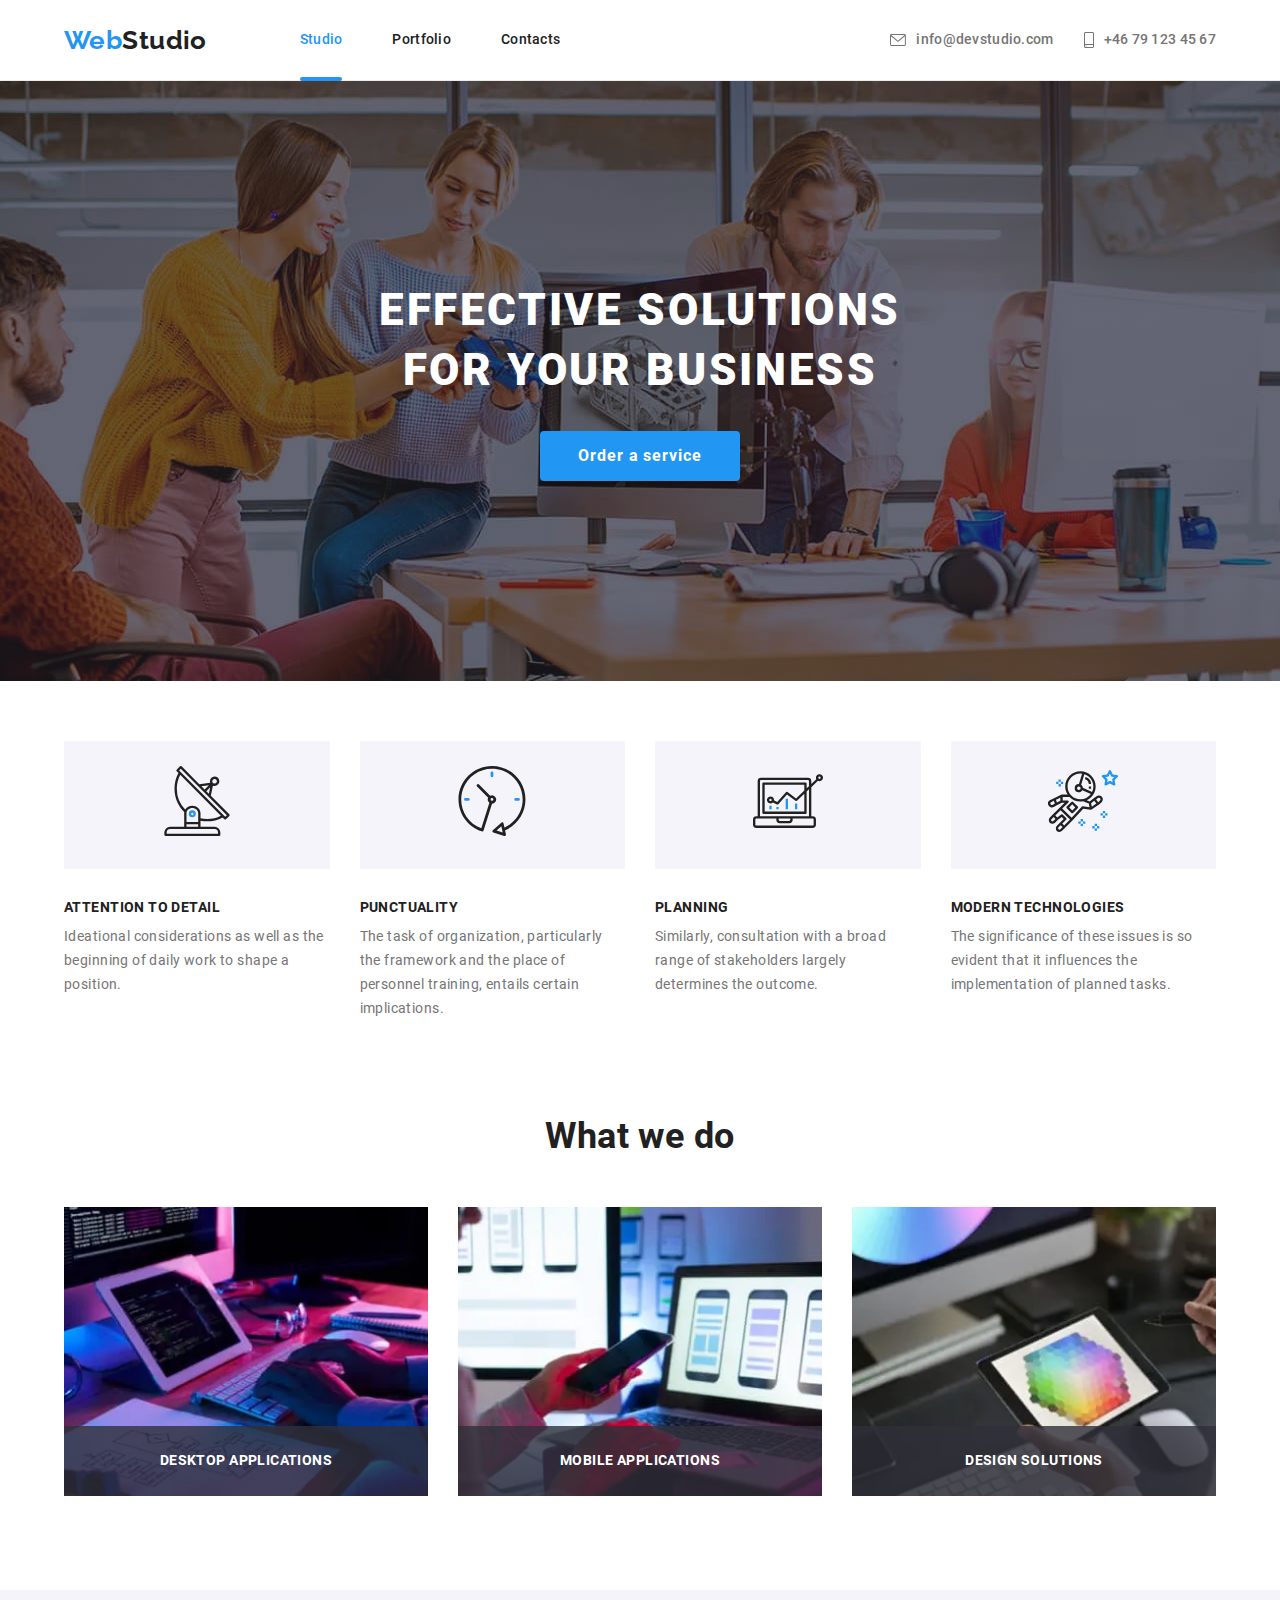
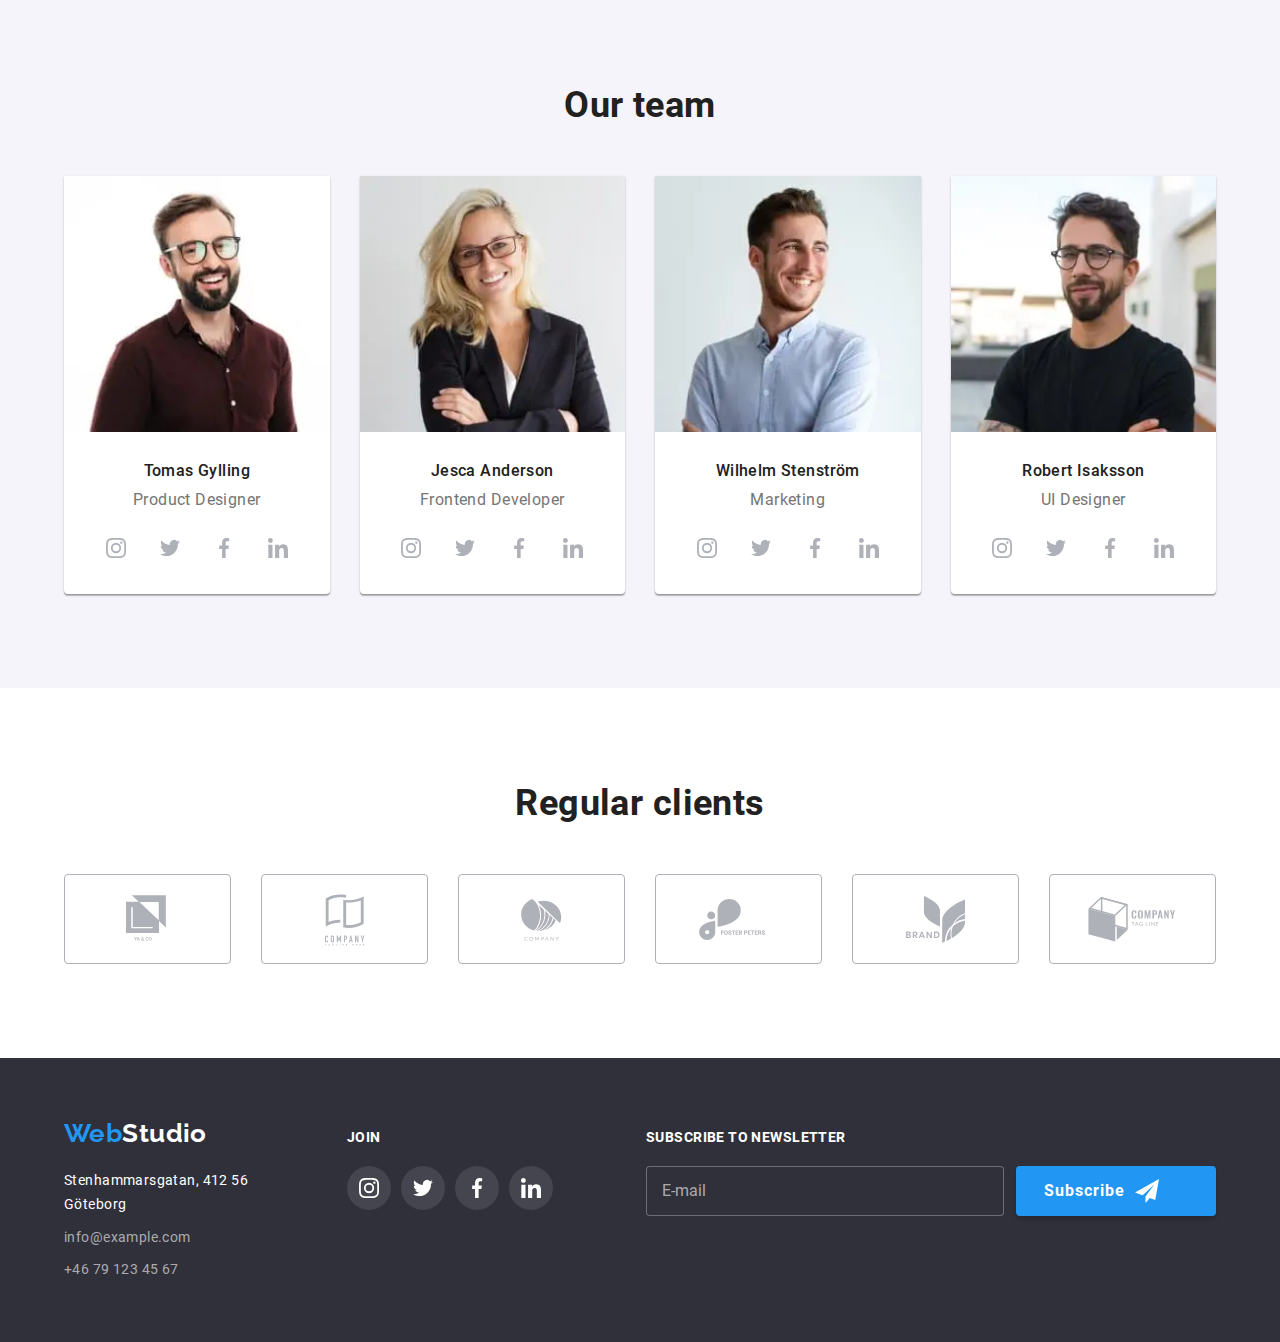
<file: index.html>
<!DOCTYPE html>
<html lang="en">
  <head>
    <meta charset="UTF-8" />
    <meta name="viewport" content="width=device-width, initial-scale=1.0" />
    <meta http-equiv="X-UA-Compatible" content="IE=Edge" />
    <title>Web Studio</title>
    <meta name="description" content="Web Studio Company" />

    <link rel="stylesheet" href="./css/main.min.css" />
    <link rel="shortcut icon" href="./images/favicon.svg" type="image/x-icon" />

    <link rel="preload" href="./fonts/Roboto-Regular.ttf" as="font" type="font/ttf" crossorigin />
    <link rel="preload" href="./fonts/Roboto-Medium.ttf" as="font" type="font/ttf" crossorigin />
    <link rel="preload" href="./fonts/Roboto-Bold.ttf" as="font" type="font/ttf" crossorigin />
    <link rel="preload" href="./fonts/Roboto-Black.ttf" as="font" type="font/ttf" crossorigin />
    <link rel="preload" href="./fonts/Raleway-Bold.ttf" as="font" type="font/ttf" crossorigin />
  </head>
  <body>
    <header class="header">
      <div class="container main-nav">
        <a href="./index.html" class="logo header__logo"
          ><span class="logo__text">Web</span>Studio</a
        >
        <button
          type="button"
          class="mobile-button"
          aria-expanded="false"
          aria-controls="menu-container"
          data-menu-button
        >
          <svg width="40" height="40" aria-label="Mobile menu switch" class="mobile-button__icon">
            <use class="icon-cross" href="./images/sprite.svg#icon-cross"></use>
            <use class="icon-menu" href="./images/sprite.svg#icon-mobile-menu"></use>
          </svg>
        </button>

        <div class="menu-container" id="menu-container" data-menu>
          <nav>
            <ul class="menu">
              <li class="menu__item">
                <a href="./index.html" class="menu__link menu__link--current">Studio</a>
              </li>
              <li class="menu__item">
                <a href="./portfolio.html" class="menu__link">Portfolio</a>
              </li>
              <li class="menu__item">
                <a href="#" class="menu__link">Contacts</a>
              </li>
            </ul>
          </nav>

          <ul class="contacts">
            <li class="contacts__item">
              <a href="mailto:info@devstudio.com" class="contacts__link">
                <div class="contacts__icon">
                  <svg class="contacts__mail" width="16" height="12">
                    <use href="./images/sprite.svg#icon-head-mail"></use>
                  </svg>

                  info@devstudio.com
                </div></a
              >
            </li>
            <li class="contacts__item">
              <a href="tel:+46791234567" class="contacts__link">
                <div class="contacts__icon">
                  <svg class="contacts__phone" width="10" height="16">
                    <use href="./images/sprite.svg#icon-head-phone"></use>
                  </svg>

                  +46 79 123 45 67
                </div>
              </a>
            </li>
          </ul>
        </div>
      </div>
    </header>

    <main>
      <section class="hero">
        <div class="hero__content">
          <h1 class="hero__title">Effective solutions<br />for your business</h1>
          <button data-modal-open class="btn hero__btn">Order a service</button>
        </div>
      </section>

      <section class="features">
        <div class="container">
          <h2 class="section__title visually-hidden">Our advantages</h2>
          <ul class="features__list">
            <li class="features__item">
              <div class="features__img">
                <svg class="features__icon" width="70" height="70">
                  <use href="./images/sprite.svg#icon-antenna"></use>
                </svg>
              </div>
              <h3 class="features__title">Attention to detail</h3>
              <p class="features__text">
                Ideational considerations as well as the beginning of daily work to shape a
                position.
              </p>
            </li>
            <li class="features__item">
              <div class="features__img">
                <svg class="features__icon" width="70" height="70">
                  <use href="./images/sprite.svg#icon-clock"></use>
                </svg>
              </div>
              <h3 class="features__title">Punctuality</h3>
              <p class="features__text">
                The task of organization, particularly the framework and the place of personnel
                training, entails certain implications.
              </p>
            </li>
            <li class="features__item">
              <div class="features__img">
                <svg class="features__icon" width="70" height="70">
                  <use href="./images/sprite.svg#icon-diagram"></use>
                </svg>
              </div>
              <h3 class="features__title">Planning</h3>
              <p class="features__text">
                Similarly, consultation with a broad range of stakeholders largely determines the
                outcome.
              </p>
            </li>
            <li class="features__item">
              <div class="features__img">
                <svg class="features__icon" width="70" height="70">
                  <use href="./images/sprite.svg#icon-astronaut"></use>
                </svg>
              </div>
              <h3 class="features__title">Modern technologies</h3>
              <p class="features__text">
                The significance of these issues is so evident that it influences the implementation
                of planned tasks.
              </p>
            </li>
          </ul>
        </div>
      </section>

      <section class="section photos">
        <div class="container">
          <h2 class="section__title">What we do</h2>
          <ul class="photos__list">
            <li class="photos__item">
              <div class="photos__thumb">
                <picture>
                  <source
                    srcset="
                      ./images/desktop/whattodo-1-1200@1x.webp 1x,
                      ./images/desktop/whattodo-1-1200@2x.webp 2x
                    "
                    type="image/webp"
                    media="(min-width: 1200px)"
                  />

                  <source
                    srcset="
                      ./images/desktop/whattodo-1-1200@1x.jpg 1x,
                      ./images/desktop/whattodo-1-1200@2x.jpg 2x
                    "
                    media="(min-width: 1200px)"
                  />

                  <img
                    src="./images/desktop/whattodo-1-1200@1x.jpg"
                    loading="lazy"
                    alt="A person is typing text on a keyboard"
                    width="370"
                    height="294"
                  />
                </picture>
                <p class="photos__text">Desktop applications</p>
              </div>
            </li>
            <li class="photos__item">
              <div class="photos__thumb">
                <picture>
                  <source
                    srcset="
                      ./images/desktop/whattodo-2-1200@1x.webp 1x,
                      ./images/desktop/whattodo-2-1200@2x.webp 2x
                    "
                    type="image/webp"
                    media="(min-width: 1200px)"
                  />

                  <source
                    srcset="
                      ./images/desktop/whattodo-2-1200@1x.jpg 1x,
                      ./images/desktop/whattodo-2-1200@2x.jpg 2x
                    "
                    media="(min-width: 1200px)"
                  />

                  <img
                    src="./images/desktop/whattodo-2-1200@2x.jpg"
                    loading="lazy"
                    alt="A person is looking at a smartphone in front of a laptop"
                    width="370"
                    height="294"
                  />
                </picture>
                <p class="photos__text">Mobile applications</p>
              </div>
            </li>
            <li class="photos__item">
              <div class="photos__thumb">
                <picture>
                  <source
                    srcset="
                      ./images/desktop/whattodo-3-1200@1x.webp 1x,
                      ./images/desktop/whattodo-3-1200@2x.webp 2x
                    "
                    type="image/webp"
                    media="(min-width: 1200px)"
                  />

                  <source
                    srcset="
                      ./images/desktop/whattodo-3-1200@1x.jpg 1x,
                      ./images/desktop/whattodo-3-1200@2x.jpg 2x
                    "
                    media="(min-width: 1200px)"
                  />

                  <img
                    src="./images/desktop/whattodo-3-1200@2x.jpg"
                    loading="lazy"
                    alt="A color palette on a tablet screen"
                    width="370"
                    height="294"
                  />
                </picture>
                <p class="photos__text">Design solutions</p>
              </div>
            </li>
          </ul>
        </div>
      </section>

      <section class="section team">
        <div class="container">
          <h2 class="section__title">Our team</h2>
          <ul class="team__list">
            <li class="team__item">
              <picture>
                <source
                  srcset="
                    ./images/desktop/team-1-1200@1x.webp 1x,
                    ./images/desktop/team-1-1200@2x.webp 2x
                  "
                  type="image/webp"
                  media="(min-width: 1200px)"
                />
                <source
                  srcset="
                    ./images/tablet/team-1-768@1x.webp 1x,
                    ./images/tablet/team-1-768@2x.webp 2x
                  "
                  type="image/webp"
                  media="(min-width: 768px)"
                />
                <source
                  srcset="
                    ./images/mobile/team-1-480@1x.webp 1x,
                    ./images/mobile/team-1-480@2x.webp 2x
                  "
                  type="image/webp"
                  media="(max-width: 767px)"
                />

                <source
                  srcset="
                    ./images/desktop/team-1-1200@1x.jpg 1x,
                    ./images/desktop/team-1-1200@2x.jpg 2x
                  "
                  media="(min-width: 1200px)"
                />
                <source
                  srcset="
                    ./images/tablet/team-1-768@1x.jpg 1x,
                    ./images/tablet/team-1-768@2x.jpg 2x
                  "
                  media="(min-width: 768px)"
                />
                <source
                  srcset="
                    ./images/mobile/team-1-480@1x.jpg 1x,
                    ./images/mobile/team-1-480@2x.jpg 2x
                  "
                  media="(max-width: 767px)"
                />

                <img
                  src="./images/mobile/team-1-480@1x.jpg"
                  loading="lazy"
                  alt="A man wearing glasses"
                  title="Tomas Gylling"
                  width="450"
                  height="460"
                />
              </picture>

              <div class="team__content">
                <h3 class="team__name">Tomas Gylling</h3>
                <p class="team__text">Product Designer</p>
                <ul class="social">
                  <li class="social__item">
                    <a href="#" class="media-link social__link" aria-label="Instagramm">
                      <svg class="media-icon social__icon" width="20" height="20">
                        <use href="./images/sprite.svg#icon-instagram"></use>
                      </svg>
                    </a>
                  </li>
                  <li class="social__item">
                    <a href="#" class="media-link social__link" aria-label="Twitter">
                      <svg class="media-icon social__icon" width="20" height="20">
                        <use href="./images/sprite.svg#icon-twitter"></use>
                      </svg>
                    </a>
                  </li>
                  <li class="social__item">
                    <a href="#" class="media-link social__link" aria-label="Facebook">
                      <svg class="media-icon social__icon" width="20" height="20">
                        <use href="./images/sprite.svg#icon-facebook"></use>
                      </svg>
                    </a>
                  </li>
                  <li class="social__item">
                    <a href="#" class="media-link social__link" aria-label="LinkedIn">
                      <svg class="media-icon social__icon" width="20" height="20">
                        <use href="./images/sprite.svg#icon-linkedin"></use>
                      </svg>
                    </a>
                  </li>
                </ul>
              </div>
            </li>
            <li class="team__item">
              <picture>
                <source
                  srcset="
                    ./images/desktop/team-2-1200@1x.webp 1x,
                    ./images/desktop/team-2-1200@2x.webp 2x
                  "
                  type="image/webp"
                  media="(min-width: 1200px)"
                />
                <source
                  srcset="
                    ./images/tablet/team-2-768@1x.webp 1x,
                    ./images/tablet/team-2-768@2x.webp 2x
                  "
                  type="image/webp"
                  media="(min-width: 768px)"
                />
                <source
                  srcset="
                    ./images/mobile/team-2-480@1x.webp 1x,
                    ./images/mobile/team-2-480@2x.webp 2x
                  "
                  type="image/webp"
                  media="(max-width: 767px)"
                />

                <source
                  srcset="
                    ./images/desktop/team-2-1200@1x.jpg 1x,
                    ./images/desktop/team-2-1200@2x.jpg 2x
                  "
                  media="(min-width: 1200px)"
                />
                <source
                  srcset="
                    ./images/tablet/team-2-768@1x.jpg 1x,
                    ./images/tablet/team-2-768@2x.jpg 2x
                  "
                  media="(min-width: 768px)"
                />
                <source
                  srcset="
                    ./images/mobile/team-2-480@1x.jpg 1x,
                    ./images/mobile/team-2-480@2x.jpg 2x
                  "
                  media="(max-width: 767px)"
                />

                <img
                  src="./images/mobile/team-2-480@1x.jpg"
                  loading="lazy"
                  alt="A woman in a business suit and glasses"
                  title="Jesca Anderson"
                  width="450"
                  height="460"
                />
              </picture>
              <div class="team__content">
                <h3 class="team__name">Jesca Anderson</h3>
                <p class="team__text">Frontend Developer</p>
                <ul class="social">
                  <li class="social__item">
                    <a href="#" class="media-link social__link" aria-label="Instagramm">
                      <svg class="media-icon social__icon" width="20" height="20">
                        <use href="./images/sprite.svg#icon-instagram"></use>
                      </svg>
                    </a>
                  </li>
                  <li class="social__item">
                    <a href="#" class="media-link social__link" aria-label="Twiter">
                      <svg class="media-icon social__icon" width="20" height="20">
                        <use href="./images/sprite.svg#icon-twitter"></use>
                      </svg>
                    </a>
                  </li>
                  <li class="social__item">
                    <a href="#" class="media-link social__link" aria-label="Facebook">
                      <svg class="media-icon social__icon" width="20" height="20">
                        <use href="./images/sprite.svg#icon-facebook"></use>
                      </svg>
                    </a>
                  </li>
                  <li class="social_item">
                    <a href="#" class="media-link social__link" aria-label="LinkedIn">
                      <svg class="media-icon social__icon" width="20" height="20">
                        <use href="./images/sprite.svg#icon-linkedin"></use>
                      </svg>
                    </a>
                  </li>
                </ul>
              </div>
            </li>
            <li class="team__item">
              <picture>
                <source
                  srcset="
                    ./images/desktop/team-3-1200@1x.webp 1x,
                    ./images/desktop/team-3-1200@2x.webp 2x
                  "
                  type="image/webp"
                  media="(min-width: 1200px)"
                />
                <source
                  srcset="
                    ./images/tablet/team-3-768@1x.webp 1x,
                    ./images/tablet/team-3-768@2x.webp 2x
                  "
                  type="image/webp"
                  media="(min-width: 768px)"
                />
                <source
                  srcset="
                    ./images/mobile/team-3-480@1x.webp 1x,
                    ./images/mobile/team-3-480@2x.webp 2x
                  "
                  type="image/webp"
                  media="(max-width: 767px)"
                />

                <source
                  srcset="
                    ./images/desktop/team-3-1200@1x.jpg 1x,
                    ./images/desktop/team-3-1200@2x.jpg 2x
                  "
                  media="(min-width: 1200px)"
                />
                <source
                  srcset="
                    ./images/tablet/team-3-768@1x.jpg 1x,
                    ./images/tablet/team-3-768@2x.jpg 2x
                  "
                  media="(min-width: 768px)"
                />
                <source
                  srcset="
                    ./images/mobile/team-3-480@1x.jpg 1x,
                    ./images/mobile/team-3-480@2x.jpg 2x
                  "
                  media="(max-width: 767px)"
                />

                <img
                  src="./images/mobile/team-3-480@1x.jpg"
                  loading="lazy"
                  alt="A man in a shirt"
                  title="Wilhelm Stenström"
                  width="450"
                  height="460"
                />
              </picture>
              <div class="team__content">
                <h3 class="team__name">Wilhelm Stenström</h3>
                <p class="team__text">Marketing</p>
                <ul class="social">
                  <li class="social__item">
                    <a href="#" class="media-link social__link" aria-label="Instagramm">
                      <svg class="media-icon social__icon" width="20" height="20">
                        <use href="./images/sprite.svg#icon-instagram"></use>
                      </svg>
                    </a>
                  </li>
                  <li class="social__item">
                    <a href="#" class="media-link social__link" aria-label="Twiter">
                      <svg class="media-icon social__icon" width="20" height="20">
                        <use href="./images/sprite.svg#icon-twitter"></use>
                      </svg>
                    </a>
                  </li>
                  <li class="social__item">
                    <a href="#" class="media-link social__link" aria-label="Facebook">
                      <svg class="media-icon social__icon" width="20" height="20">
                        <use href="./images/sprite.svg#icon-facebook"></use>
                      </svg>
                    </a>
                  </li>
                  <li class="social__item">
                    <a href="#" class="media-link social__link" aria-label="LinkedIn">
                      <svg class="media-icon social__icon" width="20" height="20">
                        <use href="./images/sprite.svg#icon-linkedin"></use>
                      </svg>
                    </a>
                  </li>
                </ul>
              </div>
            </li>
            <li class="team__item">
              <picture>
                <source
                  srcset="
                    ./images/desktop/team-4-1200@1x.webp 1x,
                    ./images/desktop/team-4-1200@2x.webp 2x
                  "
                  type="image/webp"
                  media="(min-width: 1200px)"
                />
                <source
                  srcset="
                    ./images/tablet/team-4-768@1x.webp 1x,
                    ./images/tablet/team-4-768@2x.webp 2x
                  "
                  type="image/webp"
                  media="(min-width: 768px)"
                />
                <source
                  srcset="
                    ./images/mobile/team-4-480@1x.webp 1x,
                    ./images/mobile/team-4-480@2x.webp 2x
                  "
                  type="image/webp"
                  media="(max-width: 767px)"
                />

                <source
                  srcset="
                    ./images/desktop/team-4-1200@1x.jpg 1x,
                    ./images/desktop/team-4-1200@2x.jpg 2x
                  "
                  media="(min-width: 1200px)"
                />
                <source
                  srcset="
                    ./images/tablet/team-4-768@1x.jpg 1x,
                    ./images/tablet/team-4-768@2x.jpg 2x
                  "
                  media="(min-width: 768px)"
                />
                <source
                  srcset="
                    ./images/mobile/team-4-480@1x.jpg 1x,
                    ./images/mobile/team-4-480@2x.jpg 2x
                  "
                  media="(max-width: 767px)"
                />

                <img
                  src="./images/mobile/team-4-480@1x.jpg"
                  loading="lazy"
                  alt="A man wearing glasses and a dark T-shirt"
                  title="Robert Isaksson"
                  width="450"
                  height="460"
                />
              </picture>
              <div class="team__content">
                <h3 class="team__name">Robert Isaksson</h3>
                <p class="team__text">UI Designer</p>
                <ul class="social">
                  <li class="social__item">
                    <a href="#" class="media-link social__link" aria-label="Instagramm">
                      <svg class="media-icon social__icon" width="20" height="20">
                        <use href="./images/sprite.svg#icon-instagram"></use>
                      </svg>
                    </a>
                  </li>
                  <li class="social__item">
                    <a href="#" class="media-link social__link" aria-label="Twiter">
                      <svg class="media-icon social__icon" width="20" height="20">
                        <use href="./images/sprite.svg#icon-twitter"></use>
                      </svg>
                    </a>
                  </li>
                  <li class="social__item">
                    <a href="#" class="media-link social__link" aria-label="Facebook">
                      <svg class="media-icon social__icon" width="20" height="20">
                        <use href="./images/sprite.svg#icon-facebook"></use>
                      </svg>
                    </a>
                  </li>
                  <li class="social__item">
                    <a href="#" class="media-link social__link" aria-label="LinkedIn">
                      <svg class="media-icon social__icon" width="20" height="20">
                        <use href="./images/sprite.svg#icon-linkedin"></use>
                      </svg>
                    </a>
                  </li>
                </ul>
              </div>
            </li>
          </ul>
        </div>
      </section>

      <section class="section clients">
        <div class="container">
          <h2 class="section__title">Regular clients</h2>
          <ul class="clients__list">
            <li class="clients__item">
              <a href="#" class="clients__link" aria-label="Company site-1">
                <svg class="clients__icon" width="44" height="49">
                  <use href="./images/sprite.svg#icon-logo-1"></use>
                </svg>
              </a>
            </li>
            <li class="clients__item">
              <a href="#" class="clients__link" aria-label="Company site-2">
                <svg class="clients__icon" width="40" height="52">
                  <use href="./images/sprite.svg#icon-logo-2"></use>
                </svg>
              </a>
            </li>
            <li class="clients__item">
              <a href="#" class="clients__link" aria-label="Company site-3">
                <svg class="clients__icon" width="41" height="42">
                  <use href="./images/sprite.svg#icon-logo-3"></use>
                </svg>
              </a>
            </li>
            <li class="clients__item">
              <a href="#" class="clients__link" aria-label="Company site-4">
                <svg class="clients__icon" width="79" height="42">
                  <use href="./images/sprite.svg#icon-logo-4"></use>
                </svg>
              </a>
            </li>
            <li class="clients__item">
              <a href="#" class="clients__link" aria-label="Company site-5">
                <svg class="clients__icon" width="59" height="47">
                  <use href="./images/sprite.svg#icon-logo-5"></use>
                </svg>
              </a>
            </li>
            <li class="clients__item">
              <a href="#" class="clients__link" aria-label="Company site-6">
                <svg class="clients__icon" width="88" height="45">
                  <use href="./images/sprite.svg#icon-logo-6"></use>
                </svg>
              </a>
            </li>
          </ul>
        </div>
      </section>
    </main>

    <footer class="footer">
      <div class="container">
        <div class="footer-blocks">
          <div class="address-block">
            <a href="./index.html" class="logo footer__logo"
              ><span class="logo__text">Web</span>Studio</a
            >

            <address class="adress">
              <p class="adress__map">Stenhammarsgatan, 412 56 Göteborg</p>
              <ul class="adress__list">
                <li class="adress__item">
                  <a href="mailto:info@example.com" class="adress__link">info@example.com</a>
                </li>
                <li class="adress__item">
                  <a href="tel:+46791234567" class="adress__link">+46 79 123 45 67</a>
                </li>
              </ul>
            </address>
          </div>

          <div class="networks">
            <b class="networks__title">Join</b>
            <ul class="networks__list">
              <li class="networks__item">
                <a href="#" class="media-link networks__link" aria-label="Instagram">
                  <svg class="media-icon networks__icon" width="20" height="20">
                    <use href="./images/sprite.svg#icon-instagram"></use>
                  </svg>
                </a>
              </li>
              <li class="networks__item">
                <a href="#" class="media-link networks__link" aria-label="Twiter">
                  <svg class="media-icon networks__icon" width="20" height="20">
                    <use href="./images/sprite.svg#icon-twitter"></use>
                  </svg>
                </a>
              </li>
              <li class="networks__item">
                <a href="#" class="media-link networks__link" aria-label="Facebook">
                  <svg class="media-icon networks__icon" width="20" height="20">
                    <use href="./images/sprite.svg#icon-facebook"></use>
                  </svg>
                </a>
              </li>
              <li class="networks__item">
                <a
                  href="https://www.linkedin.com/in/andrii-dorokhov-4a700b132/"
                  class="media-link networks__link"
                  target="_blank"
                  rel="noopener noreferrer"
                  aria-label="LinkedIn"
                >
                  <svg class="media-icon networks__icon" width="20" height="20">
                    <use href="./images/sprite.svg#icon-linkedin"></use>
                  </svg>
                </a>
              </li>
            </ul>
          </div>

          <div class="subscribe">
            <b class="networks__title">Subscribe to newsletter</b>
            <form class="subscribe__field">
              <input
                type="email"
                name="subscribe-email"
                id="subscribe-email"
                placeholder="E-mail"
                required
                class="subscribe__input"
                aria-label="Enter email to send"
              />
              <button
                type="submit"
                class="btn subscribe__btn"
                aria-label="Subscribing to the newsletter"
              >
                <span>Subscribe</span>
                <svg class="subscribe__icon" width="24" height="24">
                  <use href="./images/sprite.svg#icon-send"></use>
                </svg>
              </button>
            </form>
          </div>
        </div>
      </div>
    </footer>

    <div class="backdrop is-hidden" data-modal>
      <div class="modal">
        <form class="callback-form js-speaker-form">
          <button
            data-modal-close
            class="modal__close-btn"
            type="button"
            aria-label="Closes the modal window"
          >
            <svg class="modal__close-icon" width="18" height="18">
              <use href="./images/sprite.svg#icon-close"></use>
            </svg>
          </button>

          <b class="callback__title"> Leave your details, we will call you back </b>

          <label class="callback__group">
            <span class="callback__label">Name</span>
            <span class="callback__area">
              <input
                class="callback__input"
                type="text"
                name="name"
                pattern="^[A-Za-zА-Яа-яЁё\s]+$"
                required
                autofocus
              />
              <svg class="callback__icon" width="18" height="18">
                <use href="./images/sprite.svg#icon-form-name"></use>
              </svg>
            </span>
          </label>

          <label class="callback__group">
            <span class="callback__label">Phone</span>
            <span class="callback__area">
              <input
                class="callback__input"
                type="tel"
                name="tel"
                pattern="[0-9]{10,12}"
                required
              />
              <svg class="callback__icon" width="18" height="18">
                <use href="./images/sprite.svg#icon-form-phone"></use>
              </svg>
            </span>
          </label>

          <label class="callback__group">
            <span class="callback__label">Email</span>
            <span class="callback__area">
              <input class="callback__input" type="email" name="email" required />
              <svg class="callback__icon" width="18" height="18">
                <use href="./images/sprite.svg#icon-form-mail"></use>
              </svg>
            </span>
          </label>

          <label class="callback__commit">
            <span class="callback__label">Comment</span>
            <textarea
              name="commit"
              rows="5"
              placeholder="Please enter text"
              class="callback__textarea"
            ></textarea>
          </label>

          <label class="policy-block">
            <input
              class="checkbox visually-hidden"
              type="checkbox"
              name="policy"
              value="agree"
              required
              checked
            />
            <span class="policy__icon"></span>
            <span class="policy__text"
              >I agree with the newsletter and accept
              <a href="#" class="policy__link">Agreement conditions</a></span
            >
          </label>

          <div class="btn-block">
            <button type="submit" class="btn callback__btn" aria-label="Submits the form">
              Send
            </button>
          </div>
        </form>
      </div>
    </div>

    <script src="./js/menu.js"></script>

    <script src="./js/modal.js"></script>

    <script>
      (() => {
        document.querySelector('.js-speaker-form').addEventListener('submit', e => {
          e.preventDefault();

          new FormData(e.currentTarget).forEach((value, name) => console.log(`${name}: ${value}`));
        });
      })();
    </script>
  </body>
</html>
</file>
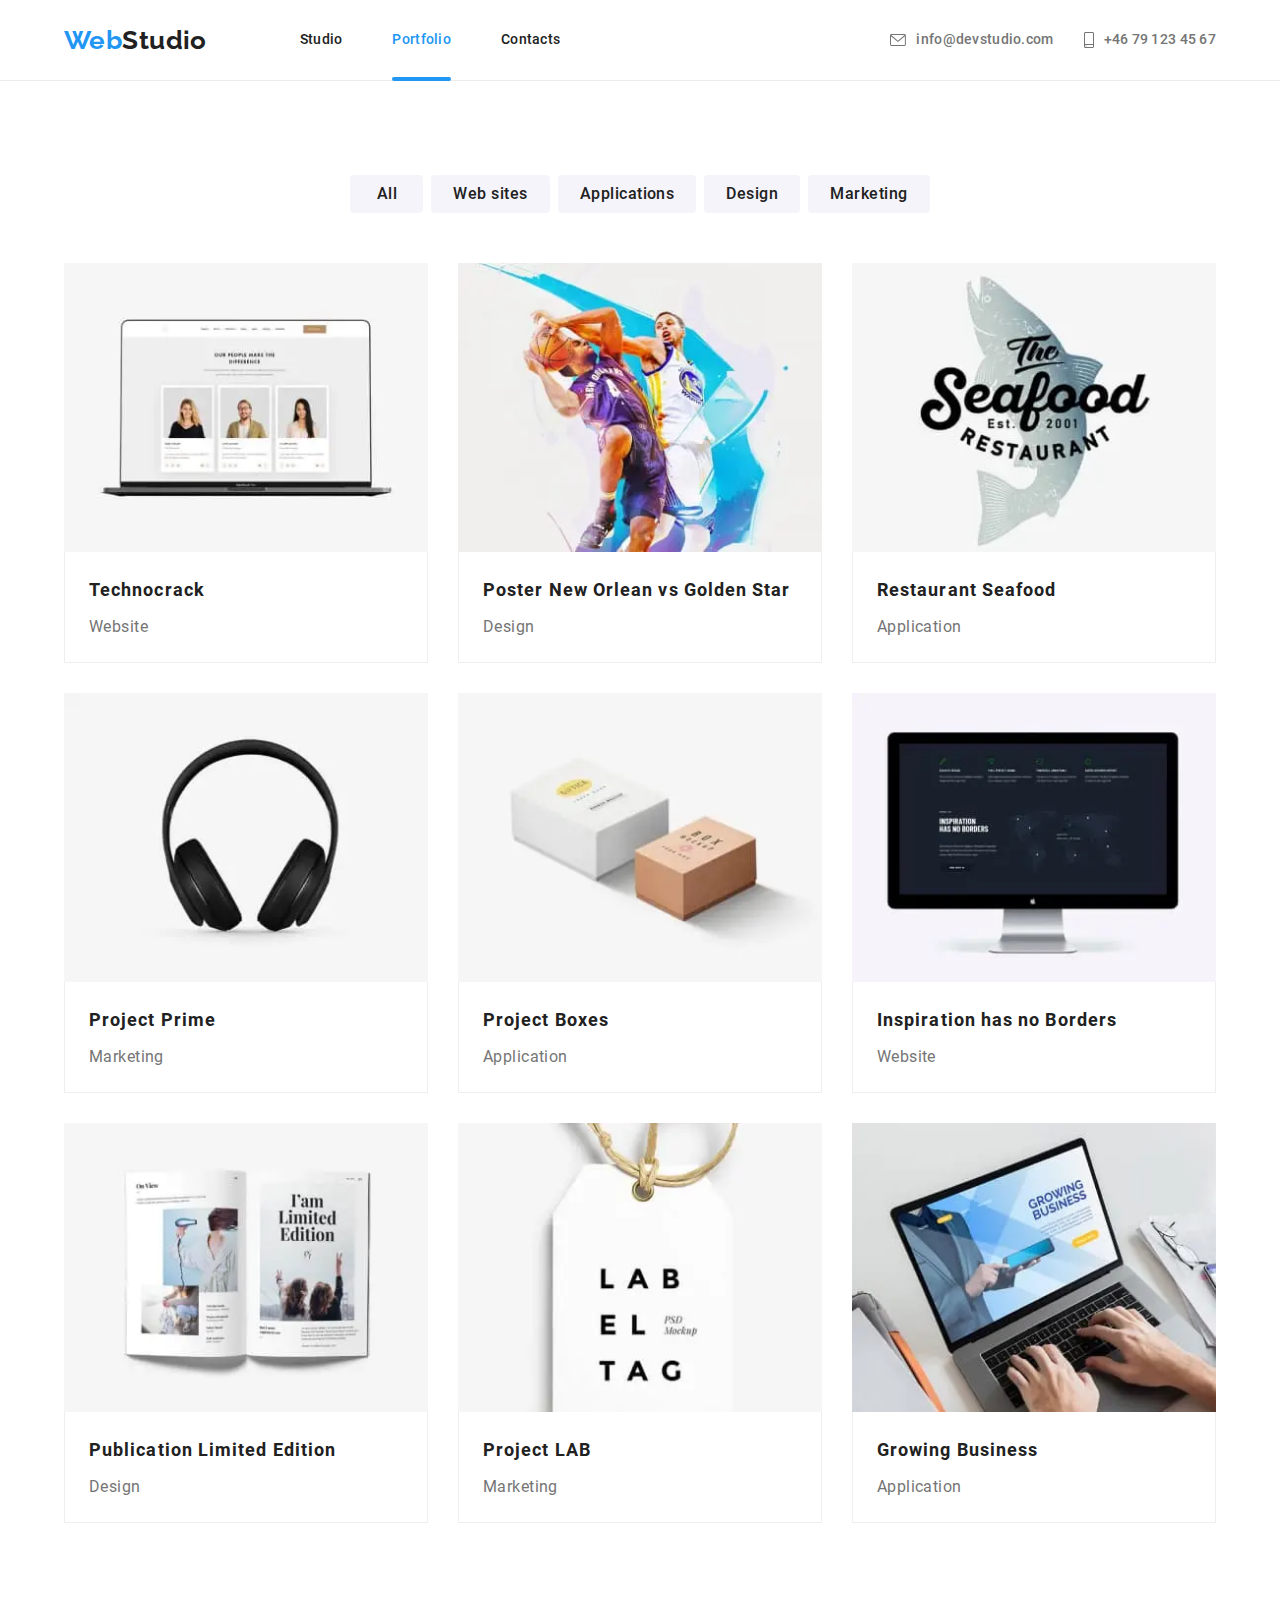
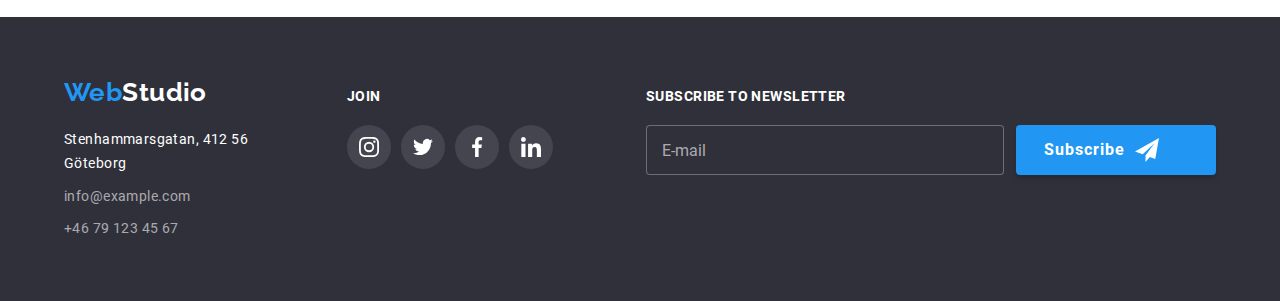
<file: portfolio.html>
<!DOCTYPE html>
<html lang="en">
  <head>
    <meta charset="UTF-8" />
    <meta name="viewport" content="width=device-width, initial-scale=1.0" />
    <meta http-equiv="X-UA-Compatible" content="IE=Edge" />
    <title>Portfolio | Web Studio</title>
    <meta name="description" content="Web Studio Portfolio" />

    <link rel="stylesheet" href="./css/portfolio.min.css" />
    <link rel="shortcut icon" href="./images/favicon.svg" type="image/x-icon" />

    <link rel="preload" href="./fonts/Roboto-Regular.ttf" as="font" type="font/ttf" crossorigin />
    <link rel="preload" href="./fonts/Roboto-Medium.ttf" as="font" type="font/ttf" crossorigin />
    <link rel="preload" href="./fonts/Roboto-Bold.ttf" as="font" type="font/ttf" crossorigin />
    <link rel="preload" href="./fonts/Roboto-Black.ttf" as="font" type="font/ttf" crossorigin />
    <link rel="preload" href="./fonts/Raleway-Bold.ttf" as="font" type="font/ttf" crossorigin />
  </head>
  <body>
    <header class="header">
      <div class="container main-nav">
        <a href="./index.html" class="logo header__logo"
          ><span class="logo__text">Web</span>Studio</a
        >

        <button
          type="button"
          class="mobile-button"
          aria-expanded="false"
          aria-controls="menu-container"
          data-menu-button
        >
          <svg width="40" height="40" aria-label="Mobile menu switch" class="mobile-button__icon">
            <use class="icon-cross" href="./images/sprite.svg#icon-cross"></use>
            <use class="icon-menu" href="./images/sprite.svg#icon-mobile-menu"></use>
          </svg>
        </button>

        <div class="menu-container" id="menu-container" data-menu>
          <nav>
            <ul class="menu">
              <li class="menu__item">
                <a href="./index.html" class="menu__link">Studio</a>
              </li>
              <li class="menu__item">
                <a href="./portfolio.html" class="menu__link menu__link--current">Portfolio</a>
              </li>
              <li class="menu__item">
                <a href="#" class="menu__link">Contacts</a>
              </li>
            </ul>
          </nav>

          <ul class="contacts">
            <li class="contacts__item">
              <a href="mailto:info@devstudio.com" class="contacts__link">
                <div class="contacts__icon">
                  <svg class="contacts__mail" width="16" height="12">
                    <use href="./images/sprite.svg#icon-head-mail"></use>
                  </svg>

                  info@devstudio.com
                </div></a
              >
            </li>
            <li class="contacts__item">
              <a href="tel:+46791234567" class="contacts__link">
                <div class="contacts__icon">
                  <svg class="contacts__phone" width="10" height="16">
                    <use href="./images/sprite.svg#icon-head-phone"></use>
                  </svg>

                  +46 79 123 45 67
                </div>
              </a>
            </li>
          </ul>
        </div>
      </div>
    </header>

    <main>
      <div class="container">
        <section class="section portfolio">
          <ul class="filters">
            <li class="filters__item">
              <button type="button" class="filters__btn">All</button>
            </li>

            <li class="filters__item">
              <button type="button" class="filters__btn">Web sites</button>
            </li>
            <li class="filters__item">
              <button type="button" class="filters__btn">Applications</button>
            </li>
            <li class="filters__item">
              <button type="button" class="filters__btn">Design</button>
            </li>
            <li class="filters__item">
              <button type="button" class="filters__btn">Marketing</button>
            </li>
          </ul>

          <ul class="portfolio__list">
            <li class="portfolio__item">
              <a href="#" class="portfolio__link">
                <div class="portfolio__thumb">
                  <picture>
                    <source
                      srcset="
                        ./images/desktop/portfolio-1-1200@1x.webp 1x,
                        ./images/desktop/portfolio-1-1200@2x.webp 2x
                      "
                      type="image/webp"
                      media="(min-width: 1200px)"
                    />
                    <source
                      srcset="
                        ./images/tablet/portfolio-1-768@1x.webp 1x,
                        ./images/tablet/portfolio-1-768@2x.webp 2x
                      "
                      type="image/webp"
                      media="(min-width: 768px)"
                    />
                    <source
                      srcset="
                        ./images/mobile/portfolio-1-480@1x.webp 1x,
                        ./images/mobile/portfolio-1-480@2x.webp 2x
                      "
                      type="image/webp"
                      media="(max-width: 767px)"
                    />

                    <source
                      srcset="
                        ./images/desktop/portfolio-1-1200@1x.jpg 1x,
                        ./images/desktop/portfolio-1-1200@2x.jpg 2x
                      "
                      media="(min-width: 1200px)"
                    />
                    <source
                      srcset="
                        ./images/tablet/portfolio-1-768@1x.jpg 1x,
                        ./images/tablet/portfolio-1-768@2x.jpg 2x
                      "
                      media="(min-width: 768px)"
                    />
                    <source
                      srcset="
                        ./images/mobile/portfolio-1-480@1x.jpg 1x,
                        ./images/mobile/portfolio-1-480@2x.jpg 2x
                      "
                      media="(max-width: 767px)"
                    />

                    <img
                      src="./images/mobile/portfolio-1-480@1x.jpg"
                      loading="lazy"
                      alt="Site example"
                      width="450"
                      height="294"
                    />
                  </picture>
                  <p class="portfolio__tooltip">
                    Technocrack is a modern platform for the spread of coronavirus. The company they
                    use this platform for digital espionage and attacks on secure servers
                    competitors.
                  </p>
                </div>
                <div class="portfolio__content">
                  <h2 class="portfolio__title">Technocrack</h2>
                  <p class="portfolio__text">Website</p>
                </div>
              </a>
            </li>

            <li class="portfolio__item">
              <a href="#" class="portfolio__link">
                <div class="portfolio__thumb">
                  <picture>
                    <source
                      srcset="
                        ./images/desktop/portfolio-2-1200@1x.webp 1x,
                        ./images/desktop/portfolio-2-1200@2x.webp 2x
                      "
                      type="image/webp"
                      media="(min-width: 1200px)"
                    />
                    <source
                      srcset="
                        ./images/tablet/portfolio-2-768@1x.webp 1x,
                        ./images/tablet/portfolio-2-768@2x.webp 2x
                      "
                      type="image/webp"
                      media="(min-width: 768px)"
                    />
                    <source
                      srcset="
                        ./images/mobile/portfolio-2-480@1x.webp 1x,
                        ./images/mobile/portfolio-2-480@2x.webp 2x
                      "
                      type="image/webp"
                      media="(max-width: 767px)"
                    />

                    <source
                      srcset="
                        ./images/desktop/portfolio-2-1200@1x.jpg 1x,
                        ./images/desktop/portfolio-2-1200@2x.jpg 2x
                      "
                      media="(min-width: 1200px)"
                    />
                    <source
                      srcset="
                        ./images/tablet/portfolio-2-768@1x.jpg 1x,
                        ./images/tablet/portfolio-2-768@2x.jpg 2x
                      "
                      media="(min-width: 768px)"
                    />
                    <source
                      srcset="
                        ./images/mobile/portfolio-2-480@1x.jpg 1x,
                        ./images/mobile/portfolio-2-480@2x.jpg 2x
                      "
                      media="(max-width: 767px)"
                    />

                    <img
                      src="./images/mobile/portfolio-2-480@1x.jpg"
                      loading="lazy"
                      alt="Two men playing basketball"
                      width="450"
                      height="294"
                    />
                  </picture>
                  <p class="portfolio__tooltip">
                    Technocrack is a modern platform for the spread of coronavirus. The company they
                    use this platform for digital espionage and attacks on secure servers
                    competitors.
                  </p>
                </div>
                <div class="portfolio__content">
                  <h2 class="portfolio__title">Poster New Orlean vs Golden Star</h2>
                  <p class="portfolio__text">Design</p>
                </div>
              </a>
            </li>
            <li class="portfolio__item">
              <a href="#" class="portfolio__link">
                <div class="portfolio__thumb">
                  <picture>
                    <source
                      srcset="
                        ./images/desktop/portfolio-3-1200@1x.webp 1x,
                        ./images/desktop/portfolio-3-1200@2x.webp 2x
                      "
                      type="image/webp"
                      media="(min-width: 1200px)"
                    />
                    <source
                      srcset="
                        ./images/tablet/portfolio-3-768@1x.webp 1x,
                        ./images/tablet/portfolio-3-768@2x.webp 2x
                      "
                      type="image/webp"
                      media="(min-width: 768px)"
                    />
                    <source
                      srcset="
                        ./images/mobile/portfolio-3-480@1x.webp 1x,
                        ./images/mobile/portfolio-3-480@2x.webp 2x
                      "
                      type="image/webp"
                      media="(max-width: 767px)"
                    />

                    <source
                      srcset="
                        ./images/desktop/portfolio-3-1200@1x.jpg 1x,
                        ./images/desktop/portfolio-3-1200@2x.jpg 2x
                      "
                      media="(min-width: 1200px)"
                    />
                    <source
                      srcset="
                        ./images/tablet/portfolio-3-768@1x.jpg 1x,
                        ./images/tablet/portfolio-3-768@2x.jpg 2x
                      "
                      media="(min-width: 768px)"
                    />
                    <source
                      srcset="
                        ./images/mobile/portfolio-3-480@1x.jpg 1x,
                        ./images/mobile/portfolio-3-480@2x.jpg 2x
                      "
                      media="(max-width: 767px)"
                    />

                    <img
                      src="./images/mobile/portfolio-3-480@1x.jpg"
                      loading="lazy"
                      alt="Restaurant logo with fish on the background"
                      width="450"
                      height="294"
                    />
                  </picture>
                  <p class="portfolio__tooltip">
                    Technocrack is a modern platform for the spread of coronavirus. The company they
                    use this platform for digital espionage and attacks on secure servers
                    competitors.
                  </p>
                </div>
                <div class="portfolio__content">
                  <h2 class="portfolio__title">Restaurant Seafood</h2>
                  <p class="portfolio__text">Application</p>
                </div>
              </a>
            </li>
            <li class="portfolio__item">
              <a href="#" class="portfolio__link">
                <div class="portfolio__thumb">
                  <picture>
                    <source
                      srcset="
                        ./images/desktop/portfolio-4-1200@1x.webp 1x,
                        ./images/desktop/portfolio-4-1200@2x.webp 2x
                      "
                      type="image/webp"
                      media="(min-width: 1200px)"
                    />
                    <source
                      srcset="
                        ./images/tablet/portfolio-4-768@1x.webp 1x,
                        ./images/tablet/portfolio-4-768@2x.webp 2x
                      "
                      type="image/webp"
                      media="(min-width: 768px)"
                    />
                    <source
                      srcset="
                        ./images/mobile/portfolio-4-480@1x.webp 1x,
                        ./images/mobile/portfolio-4-480@2x.webp 2x
                      "
                      type="image/webp"
                      media="(max-width: 767px)"
                    />

                    <source
                      srcset="
                        ./images/desktop/portfolio-4-1200@1x.jpg 1x,
                        ./images/desktop/portfolio-4-1200@2x.jpg 2x
                      "
                      media="(min-width: 1200px)"
                    />
                    <source
                      srcset="
                        ./images/tablet/portfolio-4-768@1x.jpg 1x,
                        ./images/tablet/portfolio-4-768@2x.jpg 2x
                      "
                      media="(min-width: 768px)"
                    />
                    <source
                      srcset="
                        ./images/mobile/portfolio-4-480@1x.jpg 1x,
                        ./images/mobile/portfolio-4-480@2x.jpg 2x
                      "
                      media="(max-width: 767px)"
                    />

                    <img
                      src="./images/mobile/portfolio-4-480@1x.jpg"
                      loading="lazy"
                      alt="Наушники"
                      width="450"
                      height="294"
                    />
                  </picture>
                  <p class="portfolio__tooltip">
                    Technocrack is a modern platform for the spread of coronavirus. The company they
                    use this platform for digital espionage and attacks on secure servers
                    competitors.
                  </p>
                </div>
                <div class="portfolio__content">
                  <h2 class="portfolio__title">Project Prime</h2>
                  <p class="portfolio__text">Marketing</p>
                </div>
              </a>
            </li>
            <li class="portfolio__item">
              <a href="#" class="portfolio__link">
                <div class="portfolio__thumb">
                  <picture>
                    <source
                      srcset="
                        ./images/desktop/portfolio-5-1200@1x.webp 1x,
                        ./images/desktop/portfolio-5-1200@2x.webp 2x
                      "
                      type="image/webp"
                      media="(min-width: 1200px)"
                    />
                    <source
                      srcset="
                        ./images/tablet/portfolio-5-768@1x.webp 1x,
                        ./images/tablet/portfolio-5-768@2x.webp 2x
                      "
                      type="image/webp"
                      media="(min-width: 768px)"
                    />
                    <source
                      srcset="
                        ./images/mobile/portfolio-5-480@1x.webp 1x,
                        ./images/mobile/portfolio-5-480@2x.webp 2x
                      "
                      type="image/webp"
                      media="(max-width: 767px)"
                    />

                    <source
                      srcset="
                        ./images/desktop/portfolio-5-1200@1x.jpg 1x,
                        ./images/desktop/portfolio-5-1200@2x.jpg 2x
                      "
                      media="(min-width: 1200px)"
                    />
                    <source
                      srcset="
                        ./images/tablet/portfolio-5-768@1x.jpg 1x,
                        ./images/tablet/portfolio-5-768@2x.jpg 2x
                      "
                      media="(min-width: 768px)"
                    />
                    <source
                      srcset="
                        ./images/mobile/portfolio-5-480@1x.jpg 1x,
                        ./images/mobile/portfolio-5-480@2x.jpg 2x
                      "
                      media="(max-width: 767px)"
                    />

                    <img
                      src="./images/mobile/portfolio-5-480@1x.jpg"
                      loading="lazy"
                      alt="Две коробки"
                      width="450"
                      height="294"
                    />
                  </picture>
                  <p class="portfolio__tooltip">
                    Technocrack is a modern platform for the spread of coronavirus. The company they
                    use this platform for digital espionage and attacks on secure servers
                    competitors.
                  </p>
                </div>
                <div class="portfolio__content">
                  <h2 class="portfolio__title">Project Boxes</h2>
                  <p class="portfolio__text">Application</p>
                </div>
              </a>
            </li>
            <li class="portfolio__item">
              <a href="#" class="portfolio__link">
                <div class="portfolio__thumb">
                  <picture>
                    <source
                      srcset="
                        ./images/desktop/portfolio-6-1200@1x.webp 1x,
                        ./images/desktop/portfolio-6-1200@2x.webp 2x
                      "
                      type="image/webp"
                      media="(min-width: 1200px)"
                    />
                    <source
                      srcset="
                        ./images/tablet/portfolio-6-768@1x.webp 1x,
                        ./images/tablet/portfolio-6-768@2x.webp 2x
                      "
                      type="image/webp"
                      media="(min-width: 768px)"
                    />
                    <source
                      srcset="
                        ./images/mobile/portfolio-6-480@1x.webp 1x,
                        ./images/mobile/portfolio-6-480@2x.webp 2x
                      "
                      type="image/webp"
                      media="(max-width: 767px)"
                    />

                    <source
                      srcset="
                        ./images/desktop/portfolio-6-1200@1x.jpg 1x,
                        ./images/desktop/portfolio-6-1200@2x.jpg 2x
                      "
                      media="(min-width: 1200px)"
                    />
                    <source
                      srcset="
                        ./images/tablet/portfolio-6-768@1x.jpg 1x,
                        ./images/tablet/portfolio-6-768@2x.jpg 2x
                      "
                      media="(min-width: 768px)"
                    />
                    <source
                      srcset="
                        ./images/mobile/portfolio-6-480@1x.jpg 1x,
                        ./images/mobile/portfolio-6-480@2x.jpg 2x
                      "
                      media="(max-width: 767px)"
                    />

                    <img
                      src="./images/mobile/portfolio-6-480@1x.jpg"
                      loading="lazy"
                      alt="Карта мира на темном фоне"
                      width="450"
                      height="294"
                    />
                  </picture>
                  <p class="portfolio__tooltip">
                    Technocrack is a modern platform for the spread of coronavirus. The company they
                    use this platform for digital espionage and attacks on secure servers
                    competitors.
                  </p>
                </div>
                <div class="portfolio__content">
                  <h2 class="portfolio__title">Inspiration has no Borders</h2>
                  <p class="portfolio__text">Website</p>
                </div>
              </a>
            </li>
            <li class="portfolio__item">
              <a href="#" class="portfolio__link">
                <div class="portfolio__thumb">
                  <picture>
                    <source
                      srcset="
                        ./images/desktop/portfolio-7-1200@1x.webp 1x,
                        ./images/desktop/portfolio-7-1200@2x.webp 2x
                      "
                      type="image/webp"
                      media="(min-width: 1200px)"
                    />
                    <source
                      srcset="
                        ./images/tablet/portfolio-7-768@1x.webp 1x,
                        ./images/tablet/portfolio-7-768@2x.webp 2x
                      "
                      type="image/webp"
                      media="(min-width: 768px)"
                    />
                    <source
                      srcset="
                        ./images/mobile/portfolio-7-480@1x.webp 1x,
                        ./images/mobile/portfolio-7-480@2x.webp 2x
                      "
                      type="image/webp"
                      media="(max-width: 767px)"
                    />

                    <source
                      srcset="
                        ./images/desktop/portfolio-7-1200@1x.jpg 1x,
                        ./images/desktop/portfolio-7-1200@2x.jpg 2x
                      "
                      media="(min-width: 1200px)"
                    />
                    <source
                      srcset="
                        ./images/tablet/portfolio-7-768@1x.jpg 1x,
                        ./images/tablet/portfolio-7-768@2x.jpg 2x
                      "
                      media="(min-width: 768px)"
                    />
                    <source
                      srcset="
                        ./images/mobile/portfolio-7-480@1x.jpg 1x,
                        ./images/mobile/portfolio-7-480@2x.jpg 2x
                      "
                      media="(max-width: 767px)"
                    />

                    <img
                      src="./images/mobile/portfolio-7-480@1x.jpg"
                      loading="lazy"
                      alt="Разворот книги"
                      width="450"
                      height="294"
                    />
                  </picture>
                  <p class="portfolio__tooltip">
                    Technocrack is a modern platform for the spread of coronavirus. The company they
                    use this platform for digital espionage and attacks on secure servers
                    competitors.
                  </p>
                </div>
                <div class="portfolio__content">
                  <h2 class="portfolio__title">Publication Limited Edition</h2>
                  <p class="portfolio__text">Design</p>
                </div>
              </a>
            </li>
            <li class="portfolio__item">
              <a href="#" class="portfolio__link">
                <div class="portfolio__thumb">
                  <picture>
                    <source
                      srcset="
                        ./images/desktop/portfolio-8-1200@1x.webp 1x,
                        ./images/desktop/portfolio-8-1200@2x.webp 2x
                      "
                      type="image/webp"
                      media="(min-width: 1200px)"
                    />
                    <source
                      srcset="
                        ./images/tablet/portfolio-8-768@1x.webp 1x,
                        ./images/tablet/portfolio-8-768@2x.webp 2x
                      "
                      type="image/webp"
                      media="(min-width: 768px)"
                    />
                    <source
                      srcset="
                        ./images/mobile/portfolio-8-480@1x.webp 1x,
                        ./images/mobile/portfolio-8-480@2x.webp 2x
                      "
                      type="image/webp"
                      media="(max-width: 767px)"
                    />

                    <source
                      srcset="
                        ./images/desktop/portfolio-8-1200@1x.jpg 1x,
                        ./images/desktop/portfolio-8-1200@2x.jpg 2x
                      "
                      media="(min-width: 1200px)"
                    />
                    <source
                      srcset="
                        ./images/tablet/portfolio-8-768@1x.jpg 1x,
                        ./images/tablet/portfolio-8-768@2x.jpg 2x
                      "
                      media="(min-width: 768px)"
                    />
                    <source
                      srcset="
                        ./images/mobile/portfolio-8-480@1x.jpg 1x,
                        ./images/mobile/portfolio-8-480@2x.jpg 2x
                      "
                      media="(max-width: 767px)"
                    />

                    <img
                      src="./images/mobile/portfolio-8-480@1x.jpg"
                      loading="lazy"
                      alt="Белая бирка"
                      width="450"
                      height="294"
                    />
                  </picture>
                  <p class="portfolio__tooltip">
                    Technocrack is a modern platform for the spread of coronavirus. The company they
                    use this platform for digital espionage and attacks on secure servers
                    competitors.
                  </p>
                </div>
                <div class="portfolio__content">
                  <h2 class="portfolio__title">Project LAB</h2>
                  <p class="portfolio__text">Marketing</p>
                </div>
              </a>
            </li>
            <li class="portfolio__item">
              <a href="#" class="portfolio__link">
                <div class="portfolio__thumb">
                  <picture>
                    <source
                      srcset="
                        ./images/desktop/portfolio-9-1200@1x.webp 1x,
                        ./images/desktop/portfolio-9-1200@2x.webp 2x
                      "
                      type="image/webp"
                      media="(min-width: 1200px)"
                    />
                    <source
                      srcset="
                        ./images/tablet/portfolio-9-768@1x.webp 1x,
                        ./images/tablet/portfolio-9-768@2x.webp 2x
                      "
                      type="image/webp"
                      media="(min-width: 768px)"
                    />
                    <source
                      srcset="
                        ./images/mobile/portfolio-9-480@1x.webp 1x,
                        ./images/mobile/portfolio-9-480@2x.webp 2x
                      "
                      type="image/webp"
                      media="(max-width: 767px)"
                    />

                    <source
                      srcset="
                        ./images/desktop/portfolio-9-1200@1x.jpg 1x,
                        ./images/desktop/portfolio-9-1200@2x.jpg 2x
                      "
                      media="(min-width: 1200px)"
                    />
                    <source
                      srcset="
                        ./images/tablet/portfolio-9-768@1x.jpg 1x,
                        ./images/tablet/portfolio-9-768@2x.jpg 2x
                      "
                      media="(min-width: 768px)"
                    />
                    <source
                      srcset="
                        ./images/mobile/portfolio-9-480@1x.jpg 1x,
                        ./images/mobile/portfolio-9-480@2x.jpg 2x
                      "
                      media="(max-width: 767px)"
                    />

                    <img
                      src="./images/mobile/portfolio-9-480@1x.jpg"
                      loading="lazy"
                      alt="Человек печаает на ноутбуке"
                      width="450"
                      height="294"
                    />
                  </picture>
                  <p class="portfolio__tooltip">
                    Technocrack is a modern platform for the spread of coronavirus. The company they
                    use this platform for digital espionage and attacks on secure servers
                    competitors.
                  </p>
                </div>
                <div class="portfolio__content">
                  <h2 class="portfolio__title">Growing Business</h2>
                  <p class="portfolio__text">Application</p>
                </div>
              </a>
            </li>
          </ul>
        </section>
      </div>
    </main>

    <footer class="footer">
      <div class="container">
        <div class="footer-blocks">
          <div class="address-block">
            <a href="./index.html" class="logo footer__logo"
              ><span class="logo__text">Web</span>Studio</a
            >

            <address class="adress">
              <p class="adress__map">Stenhammarsgatan, 412 56 Göteborg</p>
              <ul class="adress__list">
                <li class="adress__item">
                  <a href="mailto:info@example.com" class="adress__link">info@example.com</a>
                </li>
                <li class="adress__item">
                  <a href="tel:+46791234567" class="adress__link">+46 79 123 45 67</a>
                </li>
              </ul>
            </address>
          </div>

          <div class="networks">
            <b class="networks__title">Join</b>
            <ul class="networks__list">
              <li class="networks__item">
                <a href="#" class="media-link networks__link" aria-label="Instagram">
                  <svg class="media-icon networks__icon" width="20" height="20">
                    <use href="./images/sprite.svg#icon-instagram"></use>
                  </svg>
                </a>
              </li>
              <li class="networks__item">
                <a href="#" class="media-link networks__link" aria-label="Twiter">
                  <svg class="media-icon networks__icon" width="20" height="20">
                    <use href="./images/sprite.svg#icon-twitter"></use>
                  </svg>
                </a>
              </li>
              <li class="networks__item">
                <a href="#" class="media-link networks__link" aria-label="Facebook">
                  <svg class="media-icon networks__icon" width="20" height="20">
                    <use href="./images/sprite.svg#icon-facebook"></use>
                  </svg>
                </a>
              </li>
              <li class="networks__item">
                <a
                  href="https://www.linkedin.com/in/andrii-dorokhov-4a700b132/"
                  class="media-link networks__link"
                  aria-label="LinkedIn"
                >
                  <svg class="media-icon networks__icon" width="20" height="20">
                    <use href="./images/sprite.svg#icon-linkedin"></use>
                  </svg>
                </a>
              </li>
            </ul>
          </div>

          <div class="subscribe">
            <b class="networks__title">Subscribe to newsletter</b>
            <form class="subscribe__field">
              <input
                type="email"
                name="subscribe-email"
                id="subscribe-email"
                placeholder="E-mail"
                required
                class="subscribe__input"
                aria-label="Enter email to send"
              />
              <button
                type="submit"
                class="btn subscribe__btn"
                aria-label="Subscribing to the newsletter"
              >
                <span>Subscribe</span>
                <svg class="subscribe__icon" width="24" height="24">
                  <use href="./images/sprite.svg#icon-send"></use>
                </svg>
              </button>
            </form>
          </div>
        </div>
      </div>
    </footer>

    <script src="./js/menu.js"></script>
  </body>
</html>
</file>
<file: css/main.min.css>
.networks__list,.adress__list,.contacts,.menu,.clients__list,.social,.team__list,.photos__list,.features__list{padding:0;margin:0;list-style:none}@font-face{font-family:"Raleway";src:local("Raleway"),url("../fonts/Raleway-Bold.ttf") format("truetype");font-weight:700;font-style:normal;font-display:fallback}@font-face{font-family:"Roboto";src:local("Roboto"),url("../fonts/Roboto-Regular.ttf") format("truetype");font-weight:400;font-style:normal;font-display:fallback}@font-face{font-family:"Roboto";src:local("Roboto"),url("../fonts/Roboto-Medium.ttf") format("truetype");font-weight:500;font-style:normal;font-display:fallback}@font-face{font-family:"Roboto";src:local("Roboto"),url("../fonts/Roboto-Bold.ttf") format("truetype");font-weight:700;font-style:normal;font-display:fallback}@font-face{font-family:"Roboto";src:local("Roboto"),url("../fonts/Roboto-Black.ttf") format("truetype");font-weight:900;font-style:normal;font-display:fallback}/*! modern-normalize v0.7.0 | MIT License | https://github.com/sindresorhus/modern-normalize */*,::after,::before{-webkit-box-sizing:border-box;box-sizing:border-box}:root{-moz-tab-size:4;-o-tab-size:4;tab-size:4}html{line-height:1.15;-webkit-text-size-adjust:100%}body{margin:0}body{font-family:system-ui,-apple-system,"Segoe UI",Roboto,Helvetica,Arial,sans-serif,"Apple Color Emoji","Segoe UI Emoji"}hr{height:0}abbr[title]{-webkit-text-decoration:underline dotted;text-decoration:underline dotted}b,strong{font-weight:bolder}code,kbd,pre,samp{font-family:ui-monospace,SFMono-Regular,Consolas,"Liberation Mono",Menlo,monospace;font-size:1em}small{font-size:80%}sub,sup{font-size:75%;line-height:0;position:relative;vertical-align:baseline}sub{bottom:-0.25em}sup{top:-0.5em}button,input,optgroup,select,textarea{font-family:inherit;font-size:100%;line-height:1.15;margin:0}button,select{text-transform:none}[type=button],[type=reset],[type=submit],button{-webkit-appearance:button}[type=button]::-moz-focus-inner,[type=reset]::-moz-focus-inner,[type=submit]::-moz-focus-inner,button::-moz-focus-inner{border-style:none;padding:0}[type=button]:-moz-focusring,[type=reset]:-moz-focusring,[type=submit]:-moz-focusring,button:-moz-focusring{outline:1px dotted ButtonText}legend{padding:0}progress{vertical-align:baseline}[type=number]::-webkit-inner-spin-button,[type=number]::-webkit-outer-spin-button{height:auto}[type=search]{-webkit-appearance:textfield;outline-offset:-2px}[type=search]::-webkit-search-decoration{-webkit-appearance:none}::-webkit-file-upload-button{-webkit-appearance:button;font:inherit}summary{display:list-item}body{background-color:#fff;color:#757575;font-family:Roboto,sans-serif;letter-spacing:.03em;font-size:14px;line-height:1.71}body.modal-open{overflow:hidden}@media screen and (max-width: 767px){body{padding-top:60px}}img{display:block;max-width:100%;height:auto}.visually-hidden{position:absolute;width:1px;height:1px;margin:-1px;border:0;padding:0;clip:rect(0 0 0 0);overflow:hidden}.header{border-bottom:1px solid #ececec}@media screen and (max-width: 767px){.header{position:fixed;top:0;width:100%;background-color:#fff;z-index:1}}@media screen and (max-width: 767px){.main-nav{display:-webkit-box;display:-ms-flexbox;display:flex;-webkit-box-pack:justify;-ms-flex-pack:justify;justify-content:space-between;-webkit-box-align:center;-ms-flex-align:center;align-items:center;height:60px}}@media screen and (min-width: 768px){.main-nav{display:-webkit-box;display:-ms-flexbox;display:flex;-webkit-box-pack:justify;-ms-flex-pack:justify;justify-content:space-between;-webkit-box-align:center;-ms-flex-align:center;align-items:center}}.hero{max-width:1600px;min-height:400px;margin-left:auto;margin-right:auto;background-color:#2f303a;background-image:-webkit-gradient(linear, left top, right top, from(rgba(47, 48, 58, 0.4)), to(rgba(47, 48, 58, 0.4))),url(../images/mobile/hero-480@1x.jpg);background-image:linear-gradient(to right, rgba(47, 48, 58, 0.4), rgba(47, 48, 58, 0.4)),url(../images/mobile/hero-480@1x.jpg);background-repeat:no-repeat;background-size:cover;background-position:center}@media screen and (min-device-pixel-ratio: 2),screen and (-webkit-min-device-pixel-ratio: 2),screen and (min-resolution: 192dpi),screen and (min-resolution: 2dppx){.hero{background-image:-webkit-gradient(linear, left top, right top, from(rgba(47, 48, 58, 0.4)), to(rgba(47, 48, 58, 0.4))),url(../images/mobile/hero-480@2x.jpg);background-image:linear-gradient(to right, rgba(47, 48, 58, 0.4), rgba(47, 48, 58, 0.4)),url(../images/mobile/hero-480@2x.jpg)}}@media screen and (min-width: 768px)and (max-width: 1199px){.hero{background-image:-webkit-gradient(linear, left top, right top, from(rgba(47, 48, 58, 0.4)), to(rgba(47, 48, 58, 0.4))),url(../images/tablet/hero-768@1x.jpg);background-image:linear-gradient(to right, rgba(47, 48, 58, 0.4), rgba(47, 48, 58, 0.4)),url(../images/tablet/hero-768@1x.jpg)}}@media screen and (min-width: 768px)and (max-width: 1199px)and (min-device-pixel-ratio: 2),screen and (min-width: 768px)and (max-width: 1199px)and (-webkit-min-device-pixel-ratio: 2),screen and (min-width: 768px)and (max-width: 1199px)and (min-resolution: 192dpi),screen and (min-width: 768px)and (max-width: 1199px)and (min-resolution: 2dppx){.hero{background-image:-webkit-gradient(linear, left top, right top, from(rgba(47, 48, 58, 0.4)), to(rgba(47, 48, 58, 0.4))),url(../images/tablet/hero-768@2x.jpg);background-image:linear-gradient(to right, rgba(47, 48, 58, 0.4), rgba(47, 48, 58, 0.4)),url(../images/tablet/hero-768@2x.jpg)}}@media screen and (min-width: 1200px){.hero{min-height:600px;background-image:-webkit-gradient(linear, left top, right top, from(rgba(47, 48, 58, 0.4)), to(rgba(47, 48, 58, 0.4))),url(../images/desktop/hero-1200@1x.jpg);background-image:linear-gradient(to right, rgba(47, 48, 58, 0.4), rgba(47, 48, 58, 0.4)),url(../images/desktop/hero-1200@1x.jpg)}}@media screen and (min-width: 1200px)and (min-device-pixel-ratio: 2),screen and (min-width: 1200px)and (-webkit-min-device-pixel-ratio: 2),screen and (min-width: 1200px)and (min-resolution: 192dpi),screen and (min-width: 1200px)and (min-resolution: 2dppx){.hero{background-image:-webkit-gradient(linear, left top, right top, from(rgba(47, 48, 58, 0.4)), to(rgba(47, 48, 58, 0.4))),url(../images/desktop/hero-1200@2x.jpg);background-image:linear-gradient(to right, rgba(47, 48, 58, 0.4), rgba(47, 48, 58, 0.4)),url(../images/desktop/hero-1200@2x.jpg)}}.hero__content{max-width:360px;padding:118px 0;margin-right:auto;margin-left:auto;text-align:center}@media screen and (min-width: 1200px){.hero__content{max-width:696px;padding:200px 0}}.hero__title{margin-top:0;margin-bottom:30px;color:#fff;font-weight:900;font-size:26px;line-height:1.62;letter-spacing:.06em;text-transform:uppercase}@media screen and (min-width: 1200px){.hero__title{font-weight:900;font-size:44px;line-height:1.36}}.hero__btn{padding:10px 32px}.features{padding-top:60px}@media screen and (max-width: 1199px){.features{padding-bottom:60px}}@media screen and (min-width: 768px){.features__list{display:-webkit-box;display:-ms-flexbox;display:flex;-ms-flex-wrap:wrap;flex-wrap:wrap}}@media screen and (min-width: 1200px){.features__list{display:-webkit-box;display:-ms-flexbox;display:flex}}@media screen and (max-width: 767px){.features__item:not(:last-child){margin-bottom:30px}}@media screen and (min-width: 768px)and (max-width: 1199px){.features__item{width:calc((100% - 30px)/2)}.features__item:not(:nth-last-child(-n+2)){margin-bottom:30px}.features__item:not(:nth-child(2n)){margin-right:30px}}@media screen and (min-width: 1200px){.features__item{width:calc((100% - 90px)/4)}.features__item:not(:last-child){margin-right:30px}}.features__img{margin-bottom:30px;padding:25px;background-color:#f5f4fa;text-align:center}.features__icon{width:70px;height:70px}.features__title{margin-top:0;margin-bottom:10px;color:#212121;font-weight:700;font-size:14px;line-height:1.17;text-align:center;text-transform:uppercase}@media screen and (min-width: 768px){.features__title{text-align:left}}.features__text{margin-top:0;margin-bottom:0}@media screen and (max-width: 1199px){.photos{display:none}}.photos__list{display:-webkit-box;display:-ms-flexbox;display:flex}.photos__item{width:calc((100% - 60px)/3);background-color:#757575}.photos__item:not(:last-child){margin-right:30px}.photos__thumb{position:relative}.photos__text{position:absolute;bottom:0;left:50%;-webkit-transform:translate(-50%, 0);transform:translate(-50%, 0);width:100%;height:70px;margin:0;padding-top:27px;padding-bottom:27px;background-color:rgba(47,48,58,.8);color:#fff;font-weight:700;font-size:14px;line-height:1.14;text-align:center;text-transform:uppercase}.team{background-color:#f5f4fa}@media screen and (min-width: 768px)and (max-width: 1199px){.team__list{display:-webkit-box;display:-ms-flexbox;display:flex;-ms-flex-wrap:wrap;flex-wrap:wrap}}@media screen and (min-width: 1200px){.team__list{display:-webkit-box;display:-ms-flexbox;display:flex}}.team__item{border-bottom-right-radius:4px;border-bottom-left-radius:4px;background-color:#fff;-webkit-box-shadow:0px 1px 3px rgba(0,0,0,.12),0px 1px 1px rgba(0,0,0,.14),0px 2px 1px rgba(0,0,0,.2);box-shadow:0px 1px 3px rgba(0,0,0,.12),0px 1px 1px rgba(0,0,0,.14),0px 2px 1px rgba(0,0,0,.2)}@media screen and (max-width: 767px){.team__item:not(:last-child){margin-bottom:30px}}@media screen and (min-width: 768px)and (max-width: 1199px){.team__item{width:calc((100% - 30px)/2)}.team__item:not(:nth-last-child(-n+2)){margin-bottom:30px}.team__item:not(:nth-child(2n)){margin-right:30px}}@media screen and (min-width: 1200px){.team__item:not(:last-child){margin-right:30px}}.team__content{padding-top:30px;padding-bottom:24px;text-align:center}.team__name{margin-top:0;margin-bottom:10px;color:#212121;font-weight:500;font-size:16px;line-height:1.18}.team__text{margin-top:0;margin-bottom:16px;font-size:16px;line-height:1.18}.social{display:-webkit-box;display:-ms-flexbox;display:flex;-webkit-box-pack:center;-ms-flex-pack:center;justify-content:center}.social__item:not(:last-child){margin-right:10px}.social__link:hover .social__icon,.social__link:focus .social__icon{fill:#fff}.clients__list{display:-webkit-box;display:-ms-flexbox;display:flex}@media screen and (max-width: 1199px){.clients__list{-ms-flex-wrap:wrap;flex-wrap:wrap}}@media screen and (min-width: 1200px){.clients__list{-webkit-box-pack:center;-ms-flex-pack:center;justify-content:center;-ms-flex-wrap:nowrap;flex-wrap:nowrap}}.clients__item{height:90px;border:1px solid #afb1b8;border-radius:4px;-webkit-transition:border-color 250ms cubic-bezier(0.4, 0, 0.2, 1);transition:border-color 250ms cubic-bezier(0.4, 0, 0.2, 1)}.clients__item:hover,.clients__item:focus{border-color:#2196f3}@media screen and (max-width: 767px){.clients__item{width:calc((100% - 30px)/2)}.clients__item:not(:nth-last-child(-n+2)){margin-bottom:30px}.clients__item:not(:nth-child(2n)){margin-right:30px}}@media screen and (min-width: 768px)and (max-width: 1199px){.clients__item{width:calc((100% - 60px)/3)}.clients__item:not(:nth-last-child(-n+3)){margin-bottom:30px}.clients__item:not(:nth-child(3n)){margin-right:30px}}@media screen and (min-width: 1200px){.clients__item{width:calc((100% - 150px)/6)}.clients__item:not(:last-child){margin-right:30px}}.clients__link{display:-webkit-box;display:-ms-flexbox;display:flex;-webkit-box-pack:center;-ms-flex-pack:center;justify-content:center;-webkit-box-align:center;-ms-flex-align:center;align-items:center;width:auto;height:90px}.clients__icon{fill:#afb1b8;-webkit-transition:fill 250ms cubic-bezier(0.4, 0, 0.2, 1);transition:fill 250ms cubic-bezier(0.4, 0, 0.2, 1)}.clients__link:hover .clients__icon,.clients__link:focus .clients__icon{fill:#2196f3}.footer{padding:60px 0px;background-color:#2f303a;color:#fff}@media screen and (min-width: 768px)and (max-width: 1199px){.footer-blocks{display:-webkit-box;display:-ms-flexbox;display:flex;-ms-flex-wrap:wrap;flex-wrap:wrap;-ms-flex-pack:distribute;justify-content:space-around}}@media screen and (max-width: 1199px){.footer-blocks{text-align:center}}@media screen and (min-width: 1200px){.footer-blocks{display:-webkit-box;display:-ms-flexbox;display:flex;-webkit-box-pack:justify;-ms-flex-pack:justify;justify-content:space-between;-webkit-box-align:baseline;-ms-flex-align:baseline;align-items:baseline}}.container{width:100%;margin:0px auto;padding:0px 15px}@media screen and (min-width: 480px)and (max-width: 767px){.container{width:462px}}@media screen and (min-width: 768px)and (max-width: 1199px){.container{width:750px}}@media screen and (min-width: 1200px){.container{width:1182px}}@media screen and (max-width: 1199px){.section{padding-top:60px;padding-bottom:60px}}@media screen and (min-width: 1200px){.section{padding-top:94px;padding-bottom:94px}}.section__title{margin-top:0;margin-bottom:30px;color:#212121;font-weight:700;font-size:28px;line-height:1.17;text-align:center}@media screen and (min-width: 1200px){.section__title{font-weight:700;font-size:36px;line-height:1.17;margin-bottom:50px}}.btn{min-width:200px;height:50px;border:0px solid rgba(0,0,0,0);border-radius:4px;background-color:#2196f3;-webkit-box-shadow:0px 4px 4px rgba(0,0,0,.15);box-shadow:0px 4px 4px rgba(0,0,0,.15);color:#fff;font-weight:700;font-size:16px;line-height:1.87;letter-spacing:.06em;-webkit-transform:scale(1);transform:scale(1);-webkit-transition:-webkit-transform 250ms cubic-bezier(0.4, 0, 0.2, 1);transition:-webkit-transform 250ms cubic-bezier(0.4, 0, 0.2, 1);transition:transform 250ms cubic-bezier(0.4, 0, 0.2, 1);transition:transform 250ms cubic-bezier(0.4, 0, 0.2, 1), -webkit-transform 250ms cubic-bezier(0.4, 0, 0.2, 1);cursor:pointer}.btn:hover:enabled,.btn:focus:enabled{-webkit-transform:scale(0.93);transform:scale(0.93)}.btn:disabled{background-color:gray}.logo{font-family:Raleway,sans-serif;font-weight:700;font-size:24px;line-height:1.16;text-decoration:none}.logo__text{color:#2196f3}@media screen and (min-width: 1200px){.logo{font-weight:700;font-size:26px;line-height:1.19}}.header__logo{color:#212121}.mobile-button{display:-webkit-inline-box;display:-ms-inline-flexbox;display:inline-flex;margin:0;padding:0;border:0;background-color:rgba(0,0,0,0)}.mobile-button .icon-cross{display:none}.mobile-button.is-open .icon-cross{display:block}.mobile-button.is-open .icon-menu{display:none}.mobile-button:hover .mobile-button__icon,.mobile-button:focus .mobile-button__icon,.mobile-button:active .mobile-button__icon{fill:#2196f3}@media screen and (min-width: 768px){.mobile-button{display:none}}.menu-container.is-open{display:block}@media screen and (max-width: 767px){.menu-container{display:none;position:absolute;top:100%;left:0;width:100%;padding:60px 0;background-color:#fff;-webkit-box-shadow:0px 4px 8px rgba(0,0,0,.04),0px 2px 4px rgba(0,0,0,.08),0px 1px 3px rgba(0,0,0,.16);box-shadow:0px 4px 8px rgba(0,0,0,.04),0px 2px 4px rgba(0,0,0,.08),0px 1px 3px rgba(0,0,0,.16);text-align:center;z-index:1}}@media screen and (min-width: 768px){.menu-container{display:-webkit-box;display:-ms-flexbox;display:flex;-webkit-box-align:center;-ms-flex-align:center;align-items:center;-webkit-box-flex:1;-ms-flex-positive:1;flex-grow:1}}@media screen and (max-width: 767px){.menu{margin-bottom:60px}}@media screen and (min-width: 768px)and (max-width: 1199px){.menu{display:-webkit-box;display:-ms-flexbox;display:flex;margin-left:88px}}@media screen and (min-width: 1200px){.menu{display:-webkit-box;display:-ms-flexbox;display:flex;margin-left:93px}}@media screen and (max-width: 767px){.menu__item:not(:last-child){margin-bottom:40px}}@media screen and (min-width: 768px){.menu__item:not(:last-child){margin-right:50px}}.menu__link{position:relative;color:#212121;font-weight:500;font-size:14px;line-height:1.14;letter-spacing:.02em;text-decoration:none;-webkit-transition:color 250ms cubic-bezier(0.4, 0, 0.2, 1);transition:color 250ms cubic-bezier(0.4, 0, 0.2, 1)}.menu__link:hover,.menu__link:focus{color:#2196f3}.menu__link--current{color:#2196f3}.menu__link--current::after{content:"";position:absolute;bottom:-1px;left:0;display:block;width:100%;height:4px;border-radius:2px;background-color:#2196f3}@media screen and (max-width: 767px){.menu__link{padding-top:8px;padding-bottom:8px;font-weight:500;font-size:18px;line-height:1.16}}@media screen and (min-width: 768px){.menu__link{display:block;padding-top:32px;padding-bottom:32px}}@media screen and (min-width: 768px)and (max-width: 1199px){.contacts{margin-left:auto}}@media screen and (min-width: 1200px){.contacts{display:-webkit-box;display:-ms-flexbox;display:flex;-webkit-box-align:center;-ms-flex-align:center;align-items:center;margin-left:auto}}@media screen and (max-width: 767px){.contacts__item:not(:last-child){margin-bottom:16px}}@media screen and (min-width: 768px)and (max-width: 1199px){.contacts__item:not(:last-child){margin-bottom:10px}}@media screen and (min-width: 1200px){.contacts__item:not(:last-child){margin-right:30px}}.contacts__link{color:#757575;font-weight:500;font-size:18px;line-height:1.16;letter-spacing:.02em;text-decoration:none;-webkit-transition:color 250ms cubic-bezier(0.4, 0, 0.2, 1);transition:color 250ms cubic-bezier(0.4, 0, 0.2, 1)}.contacts__link:hover,.contacts__link:focus{color:#2196f3}@media screen and (min-width: 767px){.contacts__link{font-weight:500;font-size:14px;line-height:1.14}}.contacts__icon{display:-webkit-box;display:-ms-flexbox;display:flex;-webkit-box-align:center;-ms-flex-align:center;align-items:center}@media screen and (max-width: 767px){.contacts__icon{-webkit-box-pack:center;-ms-flex-pack:center;justify-content:center}}.contacts__mail{width:16px;height:12px;margin-right:10px;fill:currentColor}@media screen and (min-width: 768px)and (max-width: 1199px){.contacts__mail{margin-right:8px}}.contacts__phone{margin-right:10px;width:10px;height:16px;fill:currentColor}@media screen and (min-width: 768px)and (max-width: 1199px){.contacts__phone{margin-right:8px}}.media-link{display:-webkit-box;display:-ms-flexbox;display:flex;-webkit-box-pack:center;-ms-flex-pack:center;justify-content:center;-webkit-box-align:center;-ms-flex-align:center;align-items:center;width:44px;height:44px;border-radius:50%;-webkit-transition:background-color 250ms cubic-bezier(0.4, 0, 0.2, 1);transition:background-color 250ms cubic-bezier(0.4, 0, 0.2, 1)}.media-link:hover,.media-link:focus{background-color:#2196f3}.media-icon{width:20px;height:20px;fill:#afb1b8;-webkit-transition:fill 250ms cubic-bezier(0.4, 0, 0.2, 1);transition:fill 250ms cubic-bezier(0.4, 0, 0.2, 1)}@media screen and (max-width: 1199px){.address-block{margin-bottom:60px;text-align:center}}@media screen and (min-width: 1200px){.address-block{margin-right:65px}}.footer__logo{display:inline-block;margin-bottom:20px;color:#fff}.adress{font-style:normal}@media screen and (min-width: 1200px){.adress{display:-webkit-box;display:-ms-flexbox;display:flex;-webkit-box-orient:vertical;-webkit-box-direction:normal;-ms-flex-direction:column;flex-direction:column}}.adress__map{margin-top:0}@media screen and (min-width: 1200px){.adress__map{margin-bottom:9px}}.adress__item:not(:last-child){margin-bottom:8px}.adress__link{color:rgba(255,255,255,.6);text-decoration:none;-webkit-transition:color 250ms cubic-bezier(0.4, 0, 0.2, 1);transition:color 250ms cubic-bezier(0.4, 0, 0.2, 1)}.adress__link:hover,.adress__link:focus{color:#2196f3}@media screen and (max-width: 1199px){.networks{margin-bottom:60px}}@media screen and (min-width: 1200px){.networks{margin-right:93px}}.networks__title{display:inline-block;margin-bottom:20px;line-height:1.14;text-transform:uppercase}.networks__list{display:-webkit-box;display:-ms-flexbox;display:flex}@media screen and (max-width: 767px){.networks__list{-webkit-box-pack:center;-ms-flex-pack:center;justify-content:center}}.networks__item:not(:last-child){margin-right:10px}.networks__link{background-color:rgba(255,255,255,.1)}.networks__icon{fill:#fff}.networks__link:hover .networks__icon,.networks__link:focus .networks__icon{fill:#f5f4fa}@media screen and (min-width: 768px)and (max-width: 1199px){.subscribe{width:450px}}@media screen and (min-width: 768px){.subscribe__field{display:-webkit-box;display:-ms-flexbox;display:flex;-webkit-box-align:center;-ms-flex-align:center;align-items:center}}@media screen and (min-width: 768px)and (max-width: 1199px){.subscribe__field{-webkit-box-orient:vertical;-webkit-box-direction:normal;-ms-flex-direction:column;flex-direction:column}}.subscribe__input{padding:15px;border:1px solid rgba(255,255,255,.3);border-radius:4px;background-color:#2f303a;font-size:16px;line-height:1.25;color:rgba(255,255,255,.6);-webkit-transition:all 250ms cubic-bezier(0.4, 0, 0.2, 1);transition:all 250ms cubic-bezier(0.4, 0, 0.2, 1)}.subscribe__input::-webkit-input-placeholder{font-size:16px;line-height:1.25;color:rgba(255,255,255,.6)}.subscribe__input::-moz-placeholder{font-size:16px;line-height:1.25;color:rgba(255,255,255,.6)}.subscribe__input:-ms-input-placeholder{font-size:16px;line-height:1.25;color:rgba(255,255,255,.6)}.subscribe__input::-ms-input-placeholder{font-size:16px;line-height:1.25;color:rgba(255,255,255,.6)}.subscribe__input::placeholder{font-size:16px;line-height:1.25;color:rgba(255,255,255,.6)}.subscribe__input:focus{outline:rgba(0,0,0,0);border:1px solid currentColor}.subscribe__input:not(:-moz-placeholder-shown):focus:valid{color:green;border-color:green}.subscribe__input:not(:-ms-input-placeholder):focus:valid{color:green;border-color:green}.subscribe__input:not(:placeholder-shown):focus:valid{color:green;border-color:green}.subscribe__input:not(:-moz-placeholder-shown):focus:invalid{color:tomato;border-color:tomato}.subscribe__input:not(:-ms-input-placeholder):focus:invalid{color:tomato;border-color:tomato}.subscribe__input:not(:placeholder-shown):focus:invalid{color:tomato;border-color:tomato}@media screen and (max-width: 767px){.subscribe__input{width:100%;margin-bottom:20px}}@media screen and (min-width: 768px)and (max-width: 1199px){.subscribe__input{width:100%;margin-bottom:20px}}@media screen and (min-width: 1200px){.subscribe__input{width:358px;height:50px;margin-right:12px}}.subscribe__btn{display:-webkit-box;display:-ms-flexbox;display:flex;-webkit-box-align:center;-ms-flex-align:center;align-items:center;padding:10px 28px}@media screen and (max-width: 767px){.subscribe__btn{margin-left:auto;margin-right:auto}}.subscribe__icon{width:24px;height:24px;margin-left:10px}.backdrop{position:fixed;top:0;left:0;width:100%;height:100%;background-color:rgba(0,0,0,.2);-webkit-transition:opacity 250ms cubic-bezier(0.4, 0, 0.2, 1);transition:opacity 250ms cubic-bezier(0.4, 0, 0.2, 1);opacity:1}.backdrop.is-hidden{opacity:0;pointer-events:none}@media screen and (max-width: 767px){.backdrop{padding:93px 15px}}@media screen and (max-width: 1199px){.backdrop{overflow-y:scroll}}.modal{position:relative;border-radius:4px;background-color:#fff;-webkit-box-shadow:0px 1px 3px rgba(0,0,0,.12),0px 1px 1px rgba(0,0,0,.14),0px 2px 1px rgba(0,0,0,.2);box-shadow:0px 1px 3px rgba(0,0,0,.12),0px 1px 1px rgba(0,0,0,.14),0px 2px 1px rgba(0,0,0,.2);-webkit-transition:all 250ms cubic-bezier(0.4, 0, 0.2, 1);transition:all 250ms cubic-bezier(0.4, 0, 0.2, 1)}.backdrop.is-hidden .modal{-webkit-transform:translate(-50%, -50%) scale(0.5);transform:translate(-50%, -50%) scale(0.5)}@media screen and (max-width: 767px){.backdrop.is-hidden .modal{-webkit-transform:scale(0.5);transform:scale(0.5)}}@media screen and (min-width: 768px){.modal{position:absolute;top:50%;left:50%;width:450px;height:auto;-webkit-transform:translate(-50%, -25%) scale(1);transform:translate(-50%, -25%) scale(1)}}@media screen and (min-width: 1200px){.modal{top:50%;width:528px;-webkit-transform:translate(-50%, -50%) scale(1);transform:translate(-50%, -50%) scale(1)}}.modal__close-btn{position:absolute;top:8px;right:8px;display:-webkit-box;display:-ms-flexbox;display:flex;-webkit-box-pack:center;-ms-flex-pack:center;justify-content:center;-webkit-box-align:center;-ms-flex-align:center;align-items:center;width:30px;height:30px;padding:6px;border-radius:50%;border:1px solid rgba(0,0,0,.1);background-color:#fff;cursor:pointer}.modal__close-icon{width:18px;height:18px;fill:#000;-webkit-transition:fill 250ms cubic-bezier(0.4, 0, 0.2, 1);transition:fill 250ms cubic-bezier(0.4, 0, 0.2, 1)}.modal__close-btn:hover .modal__close-icon,.modal__close-btn:focus .modal__close-icon{fill:#2196f3}.callback-form{width:100%;padding:40px}.callback__title{display:block;margin-bottom:12px;color:#212121;font-weight:700;font-size:20px;line-height:1.15;text-align:center}.callback__group{display:-webkit-box;display:-ms-flexbox;display:flex;-webkit-box-orient:vertical;-webkit-box-direction:normal;-ms-flex-direction:column;flex-direction:column;margin-bottom:10px}@media screen and (max-width: 767px){.callback__group:focus-within{color:#2196f3}}.callback__label{margin-bottom:4px;font-size:12px;line-height:1.16;letter-spacing:.01em}.callback__area{position:relative}.callback__input{width:100%;padding:11px 11px 11px 42px;border:1px solid rgba(33,33,33,.2);border-radius:4px;-webkit-transition:all 250ms cubic-bezier(0.4, 0, 0.2, 1);transition:all 250ms cubic-bezier(0.4, 0, 0.2, 1);cursor:pointer}.callback__input:focus{outline:rgba(0,0,0,0);border:1px solid #2196f3}.callback__input:not(:-moz-placeholder-shown):focus:valid{color:#2196f3;border-color:#2196f3}.callback__input:not(:-ms-input-placeholder):focus:valid{color:#2196f3;border-color:#2196f3}.callback__input:not(:placeholder-shown):focus:valid{color:#2196f3;border-color:#2196f3}.callback__input:not(:-moz-placeholder-shown):focus:invalid{color:tomato;border-color:tomato}.callback__input:not(:-ms-input-placeholder):focus:invalid{color:tomato;border-color:tomato}.callback__input:not(:placeholder-shown):focus:invalid{color:tomato;border-color:tomato}.callback__icon{position:absolute;top:50%;left:12px;width:18px;height:18px;-webkit-transform:translateY(-50%);transform:translateY(-50%);-webkit-transition:fill 250ms cubic-bezier(0.4, 0, 0.2, 1);transition:fill 250ms cubic-bezier(0.4, 0, 0.2, 1)}.callback__area:focus-within .callback__icon{fill:#2196f3}.callback__commit{display:-webkit-box;display:-ms-flexbox;display:flex;-webkit-box-orient:vertical;-webkit-box-direction:normal;-ms-flex-direction:column;flex-direction:column;margin-bottom:20px}@media screen and (max-width: 767px){.callback__commit:focus-within{color:#2196f3}}.callback__textarea{width:100%;padding:12px 16px;border:1px solid rgba(33,33,33,.2);border-radius:4px;-webkit-transition:all 250ms cubic-bezier(0.4, 0, 0.2, 1);transition:all 250ms cubic-bezier(0.4, 0, 0.2, 1);resize:none;cursor:pointer}.callback__textarea::-webkit-input-placeholder{font-size:12px;line-height:1.16;letter-spacing:.01em;color:rgba(117,117,117,.5)}.callback__textarea::-moz-placeholder{font-size:12px;line-height:1.16;letter-spacing:.01em;color:rgba(117,117,117,.5)}.callback__textarea:-ms-input-placeholder{font-size:12px;line-height:1.16;letter-spacing:.01em;color:rgba(117,117,117,.5)}.callback__textarea::-ms-input-placeholder{font-size:12px;line-height:1.16;letter-spacing:.01em;color:rgba(117,117,117,.5)}.callback__textarea::placeholder{font-size:12px;line-height:1.16;letter-spacing:.01em;color:rgba(117,117,117,.5)}.callback__textarea:focus{outline:rgba(0,0,0,0);border:1px solid #2196f3}.policy-block{display:-webkit-box;display:-ms-flexbox;display:flex;-webkit-box-align:baseline;-ms-flex-align:baseline;align-items:baseline;-webkit-box-pack:center;-ms-flex-pack:center;justify-content:center;margin-bottom:30px;cursor:pointer}.policy__icon::before{display:inline-block;content:"";width:16px;height:15px;margin-right:7px;border:2px solid #212121;border-radius:2px;vertical-align:middle;-webkit-transition:all 250ms cubic-bezier(0.4, 0, 0.2, 1);transition:all 250ms cubic-bezier(0.4, 0, 0.2, 1)}.checkbox:checked+.policy__icon::before{vertical-align:middle;border-color:#2196f3;background-color:#2196f3;background-image:url("../images/form-check.svg");background-size:contain;background-origin:border-box}@media screen and (max-width: 1199px){.policy__text{font-weight:400;font-size:12px;line-height:1.16}}.policy__link{color:#2196f3}.btn-block{text-align:center}.callback__btn{padding:10px 55px}/*# sourceMappingURL=main.min.css.map */
</file>
<file: css/portfolio.min.css>
.networks__list,.adress__list,.contacts,.menu,.portfolio__list,.filters{padding:0;margin:0;list-style:none}@font-face{font-family:"Raleway";src:local("Raleway"),url("../fonts/Raleway-Bold.ttf") format("truetype");font-weight:700;font-style:normal;font-display:fallback}@font-face{font-family:"Roboto";src:local("Roboto"),url("../fonts/Roboto-Regular.ttf") format("truetype");font-weight:400;font-style:normal;font-display:fallback}@font-face{font-family:"Roboto";src:local("Roboto"),url("../fonts/Roboto-Medium.ttf") format("truetype");font-weight:500;font-style:normal;font-display:fallback}@font-face{font-family:"Roboto";src:local("Roboto"),url("../fonts/Roboto-Bold.ttf") format("truetype");font-weight:700;font-style:normal;font-display:fallback}@font-face{font-family:"Roboto";src:local("Roboto"),url("../fonts/Roboto-Black.ttf") format("truetype");font-weight:900;font-style:normal;font-display:fallback}/*! modern-normalize v0.7.0 | MIT License | https://github.com/sindresorhus/modern-normalize */*,::after,::before{-webkit-box-sizing:border-box;box-sizing:border-box}:root{-moz-tab-size:4;-o-tab-size:4;tab-size:4}html{line-height:1.15;-webkit-text-size-adjust:100%}body{margin:0}body{font-family:system-ui,-apple-system,"Segoe UI",Roboto,Helvetica,Arial,sans-serif,"Apple Color Emoji","Segoe UI Emoji"}hr{height:0}abbr[title]{-webkit-text-decoration:underline dotted;text-decoration:underline dotted}b,strong{font-weight:bolder}code,kbd,pre,samp{font-family:ui-monospace,SFMono-Regular,Consolas,"Liberation Mono",Menlo,monospace;font-size:1em}small{font-size:80%}sub,sup{font-size:75%;line-height:0;position:relative;vertical-align:baseline}sub{bottom:-0.25em}sup{top:-0.5em}button,input,optgroup,select,textarea{font-family:inherit;font-size:100%;line-height:1.15;margin:0}button,select{text-transform:none}[type=button],[type=reset],[type=submit],button{-webkit-appearance:button}[type=button]::-moz-focus-inner,[type=reset]::-moz-focus-inner,[type=submit]::-moz-focus-inner,button::-moz-focus-inner{border-style:none;padding:0}[type=button]:-moz-focusring,[type=reset]:-moz-focusring,[type=submit]:-moz-focusring,button:-moz-focusring{outline:1px dotted ButtonText}legend{padding:0}progress{vertical-align:baseline}[type=number]::-webkit-inner-spin-button,[type=number]::-webkit-outer-spin-button{height:auto}[type=search]{-webkit-appearance:textfield;outline-offset:-2px}[type=search]::-webkit-search-decoration{-webkit-appearance:none}::-webkit-file-upload-button{-webkit-appearance:button;font:inherit}summary{display:list-item}body{background-color:#fff;color:#757575;font-family:Roboto,sans-serif;letter-spacing:.03em;font-size:14px;line-height:1.71}body.modal-open{overflow:hidden}@media screen and (max-width: 767px){body{padding-top:60px}}img{display:block;max-width:100%;height:auto}.visually-hidden{position:absolute;width:1px;height:1px;margin:-1px;border:0;padding:0;clip:rect(0 0 0 0);overflow:hidden}.header{border-bottom:1px solid #ececec}@media screen and (max-width: 767px){.header{position:fixed;top:0;width:100%;background-color:#fff;z-index:1}}@media screen and (max-width: 767px){.main-nav{display:-webkit-box;display:-ms-flexbox;display:flex;-webkit-box-pack:justify;-ms-flex-pack:justify;justify-content:space-between;-webkit-box-align:center;-ms-flex-align:center;align-items:center;height:60px}}@media screen and (min-width: 768px){.main-nav{display:-webkit-box;display:-ms-flexbox;display:flex;-webkit-box-pack:justify;-ms-flex-pack:justify;justify-content:space-between;-webkit-box-align:center;-ms-flex-align:center;align-items:center}}.filters{display:-webkit-box;display:-ms-flexbox;display:flex}@media screen and (max-width: 767px){.filters{-ms-flex-wrap:wrap;flex-wrap:wrap;margin-bottom:40px}}@media screen and (min-width: 768px)and (max-width: 1199px){.filters{-ms-flex-wrap:nowrap;flex-wrap:nowrap;-webkit-box-pack:center;-ms-flex-pack:center;justify-content:center;margin-bottom:30px}}@media screen and (min-width: 1200px){.filters{-webkit-box-pack:center;-ms-flex-pack:center;justify-content:center;margin-bottom:50px}}@media screen and (max-width: 767px){.filters__item:not(:last-child){margin-right:8px}.filters__item:not(:nth-last-child(-n+2)){margin-bottom:15px}}@media screen and (min-width: 768px)and (max-width: 1199px){.filters__item:not(:last-child){margin-right:8px}}@media screen and (min-width: 1200px){.filters__item:not(:last-child){margin-right:8px}}.filters__btn{display:inline-block;min-width:73px;height:38px;padding:6px 22px;border-radius:4px;border:0px solid rgba(0,0,0,0);background-color:#f5f4fa;color:#212121;font-family:inherit;font-weight:500;font-size:16px;line-height:1.62;text-align:center;letter-spacing:.03em;-webkit-transition:all 250ms cubic-bezier(0.4, 0, 0.2, 1);transition:all 250ms cubic-bezier(0.4, 0, 0.2, 1)}.filters__btn:hover,.filters__btn:focus{background-color:#2196f3;-webkit-box-shadow:0px 4px 4px rgba(0,0,0,.15);box-shadow:0px 4px 4px rgba(0,0,0,.15);color:#fff;cursor:pointer}@media screen and (min-width: 768px)and (max-width: 1199px){.portfolio__list{display:-webkit-box;display:-ms-flexbox;display:flex;-ms-flex-wrap:wrap;flex-wrap:wrap}}@media screen and (min-width: 1200px){.portfolio__list{display:-webkit-box;display:-ms-flexbox;display:flex;-ms-flex-wrap:wrap;flex-wrap:wrap}}.portfolio__item{height:100%;-webkit-transition:-webkit-box-shadow 250ms cubic-bezier(0.4, 0, 0.2, 1);transition:-webkit-box-shadow 250ms cubic-bezier(0.4, 0, 0.2, 1);transition:box-shadow 250ms cubic-bezier(0.4, 0, 0.2, 1);transition:box-shadow 250ms cubic-bezier(0.4, 0, 0.2, 1), -webkit-box-shadow 250ms cubic-bezier(0.4, 0, 0.2, 1)}@media screen and (max-width: 767px){.portfolio__item:not(:last-child){margin-bottom:30px}}@media screen and (min-width: 768px)and (max-width: 1199px){.portfolio__item{width:calc((100% - 30px)/2)}.portfolio__item:nth-last-child(n+2){margin-bottom:30px}.portfolio__item:not(:nth-child(2n)){margin-right:30px}}@media screen and (min-width: 1200px){.portfolio__item{width:calc((100% - 60px)/3)}.portfolio__item:nth-last-child(n+4){margin-bottom:30px}.portfolio__item:not(:nth-child(3n)){margin-right:30px}}.portfolio__item:hover,.portfolio__item:focus{-webkit-box-shadow:0px 1px 1px rgba(0,0,0,.12),0px 4px 4px rgba(0,0,0,.06),1px 4px 6px rgba(0,0,0,.16);box-shadow:0px 1px 1px rgba(0,0,0,.12),0px 4px 4px rgba(0,0,0,.06),1px 4px 6px rgba(0,0,0,.16)}.portfolio__link{text-decoration:none}.portfolio__thumb{position:relative;overflow:hidden}.portfolio__tooltip{position:absolute;bottom:0;left:0;-webkit-transform:translate(0, 100%);transform:translate(0, 100%);display:-webkit-box;display:-ms-flexbox;display:flex;-webkit-box-pack:center;-ms-flex-pack:center;justify-content:center;-webkit-box-align:center;-ms-flex-align:center;align-items:center;width:100%;height:100%;margin:0;padding:24px 24px 0;background-color:rgba(33,150,243,.9);color:#fff;font-size:18px;line-height:1.56;-webkit-transition:all 250ms cubic-bezier(0.4, 0, 0.2, 1);transition:all 250ms cubic-bezier(0.4, 0, 0.2, 1);opacity:0}.portfolio__link:hover .portfolio__tooltip,.portfolio__link:focus .portfolio__tooltip{-webkit-transform:translateY(0);transform:translateY(0);opacity:1}@media screen and (max-width: 767px){.portfolio__tooltip{overflow-y:auto}}@media screen and (min-width: 768px)and (max-width: 1199px){.portfolio__tooltip{padding:49px 24px}}@media screen and (min-width: 1200px){.portfolio__tooltip{padding:63px 24px}}.portfolio__content{padding:20px 24px;border-right:1px solid #eee;border-left:1px solid #eee;border-bottom:1px solid #eee}.portfolio__title{margin-top:0;margin-bottom:4px;color:#212121;font-weight:700;font-size:18px;line-height:2;letter-spacing:.06em;white-space:nowrap;overflow:hidden;text-overflow:ellipsis}.portfolio__text{margin:0;color:#757575;font-size:16px;line-height:1.87}.footer{padding:60px 0px;background-color:#2f303a;color:#fff}@media screen and (min-width: 768px)and (max-width: 1199px){.footer-blocks{display:-webkit-box;display:-ms-flexbox;display:flex;-ms-flex-wrap:wrap;flex-wrap:wrap;-ms-flex-pack:distribute;justify-content:space-around}}@media screen and (max-width: 1199px){.footer-blocks{text-align:center}}@media screen and (min-width: 1200px){.footer-blocks{display:-webkit-box;display:-ms-flexbox;display:flex;-webkit-box-pack:justify;-ms-flex-pack:justify;justify-content:space-between;-webkit-box-align:baseline;-ms-flex-align:baseline;align-items:baseline}}.container{width:100%;margin:0px auto;padding:0px 15px}@media screen and (min-width: 480px)and (max-width: 767px){.container{width:462px}}@media screen and (min-width: 768px)and (max-width: 1199px){.container{width:750px}}@media screen and (min-width: 1200px){.container{width:1182px}}@media screen and (max-width: 1199px){.section{padding-top:60px;padding-bottom:60px}}@media screen and (min-width: 1200px){.section{padding-top:94px;padding-bottom:94px}}.section__title{margin-top:0;margin-bottom:30px;color:#212121;font-weight:700;font-size:28px;line-height:1.17;text-align:center}@media screen and (min-width: 1200px){.section__title{font-weight:700;font-size:36px;line-height:1.17;margin-bottom:50px}}.btn{min-width:200px;height:50px;border:0px solid rgba(0,0,0,0);border-radius:4px;background-color:#2196f3;-webkit-box-shadow:0px 4px 4px rgba(0,0,0,.15);box-shadow:0px 4px 4px rgba(0,0,0,.15);color:#fff;font-weight:700;font-size:16px;line-height:1.87;letter-spacing:.06em;-webkit-transform:scale(1);transform:scale(1);-webkit-transition:-webkit-transform 250ms cubic-bezier(0.4, 0, 0.2, 1);transition:-webkit-transform 250ms cubic-bezier(0.4, 0, 0.2, 1);transition:transform 250ms cubic-bezier(0.4, 0, 0.2, 1);transition:transform 250ms cubic-bezier(0.4, 0, 0.2, 1), -webkit-transform 250ms cubic-bezier(0.4, 0, 0.2, 1);cursor:pointer}.btn:hover:enabled,.btn:focus:enabled{-webkit-transform:scale(0.93);transform:scale(0.93)}.btn:disabled{background-color:gray}.logo{font-family:Raleway,sans-serif;font-weight:700;font-size:24px;line-height:1.16;text-decoration:none}.logo__text{color:#2196f3}@media screen and (min-width: 1200px){.logo{font-weight:700;font-size:26px;line-height:1.19}}.header__logo{color:#212121}.mobile-button{display:-webkit-inline-box;display:-ms-inline-flexbox;display:inline-flex;margin:0;padding:0;border:0;background-color:rgba(0,0,0,0)}.mobile-button .icon-cross{display:none}.mobile-button.is-open .icon-cross{display:block}.mobile-button.is-open .icon-menu{display:none}.mobile-button:hover .mobile-button__icon,.mobile-button:focus .mobile-button__icon,.mobile-button:active .mobile-button__icon{fill:#2196f3}@media screen and (min-width: 768px){.mobile-button{display:none}}.menu-container.is-open{display:block}@media screen and (max-width: 767px){.menu-container{display:none;position:absolute;top:100%;left:0;width:100%;padding:60px 0;background-color:#fff;-webkit-box-shadow:0px 4px 8px rgba(0,0,0,.04),0px 2px 4px rgba(0,0,0,.08),0px 1px 3px rgba(0,0,0,.16);box-shadow:0px 4px 8px rgba(0,0,0,.04),0px 2px 4px rgba(0,0,0,.08),0px 1px 3px rgba(0,0,0,.16);text-align:center;z-index:1}}@media screen and (min-width: 768px){.menu-container{display:-webkit-box;display:-ms-flexbox;display:flex;-webkit-box-align:center;-ms-flex-align:center;align-items:center;-webkit-box-flex:1;-ms-flex-positive:1;flex-grow:1}}@media screen and (max-width: 767px){.menu{margin-bottom:60px}}@media screen and (min-width: 768px)and (max-width: 1199px){.menu{display:-webkit-box;display:-ms-flexbox;display:flex;margin-left:88px}}@media screen and (min-width: 1200px){.menu{display:-webkit-box;display:-ms-flexbox;display:flex;margin-left:93px}}@media screen and (max-width: 767px){.menu__item:not(:last-child){margin-bottom:40px}}@media screen and (min-width: 768px){.menu__item:not(:last-child){margin-right:50px}}.menu__link{position:relative;color:#212121;font-weight:500;font-size:14px;line-height:1.14;letter-spacing:.02em;text-decoration:none;-webkit-transition:color 250ms cubic-bezier(0.4, 0, 0.2, 1);transition:color 250ms cubic-bezier(0.4, 0, 0.2, 1)}.menu__link:hover,.menu__link:focus{color:#2196f3}.menu__link--current{color:#2196f3}.menu__link--current::after{content:"";position:absolute;bottom:-1px;left:0;display:block;width:100%;height:4px;border-radius:2px;background-color:#2196f3}@media screen and (max-width: 767px){.menu__link{padding-top:8px;padding-bottom:8px;font-weight:500;font-size:18px;line-height:1.16}}@media screen and (min-width: 768px){.menu__link{display:block;padding-top:32px;padding-bottom:32px}}@media screen and (min-width: 768px)and (max-width: 1199px){.contacts{margin-left:auto}}@media screen and (min-width: 1200px){.contacts{display:-webkit-box;display:-ms-flexbox;display:flex;-webkit-box-align:center;-ms-flex-align:center;align-items:center;margin-left:auto}}@media screen and (max-width: 767px){.contacts__item:not(:last-child){margin-bottom:16px}}@media screen and (min-width: 768px)and (max-width: 1199px){.contacts__item:not(:last-child){margin-bottom:10px}}@media screen and (min-width: 1200px){.contacts__item:not(:last-child){margin-right:30px}}.contacts__link{color:#757575;font-weight:500;font-size:18px;line-height:1.16;letter-spacing:.02em;text-decoration:none;-webkit-transition:color 250ms cubic-bezier(0.4, 0, 0.2, 1);transition:color 250ms cubic-bezier(0.4, 0, 0.2, 1)}.contacts__link:hover,.contacts__link:focus{color:#2196f3}@media screen and (min-width: 767px){.contacts__link{font-weight:500;font-size:14px;line-height:1.14}}.contacts__icon{display:-webkit-box;display:-ms-flexbox;display:flex;-webkit-box-align:center;-ms-flex-align:center;align-items:center}@media screen and (max-width: 767px){.contacts__icon{-webkit-box-pack:center;-ms-flex-pack:center;justify-content:center}}.contacts__mail{width:16px;height:12px;margin-right:10px;fill:currentColor}@media screen and (min-width: 768px)and (max-width: 1199px){.contacts__mail{margin-right:8px}}.contacts__phone{margin-right:10px;width:10px;height:16px;fill:currentColor}@media screen and (min-width: 768px)and (max-width: 1199px){.contacts__phone{margin-right:8px}}.media-link{display:-webkit-box;display:-ms-flexbox;display:flex;-webkit-box-pack:center;-ms-flex-pack:center;justify-content:center;-webkit-box-align:center;-ms-flex-align:center;align-items:center;width:44px;height:44px;border-radius:50%;-webkit-transition:background-color 250ms cubic-bezier(0.4, 0, 0.2, 1);transition:background-color 250ms cubic-bezier(0.4, 0, 0.2, 1)}.media-link:hover,.media-link:focus{background-color:#2196f3}.media-icon{width:20px;height:20px;fill:#afb1b8;-webkit-transition:fill 250ms cubic-bezier(0.4, 0, 0.2, 1);transition:fill 250ms cubic-bezier(0.4, 0, 0.2, 1)}@media screen and (max-width: 1199px){.address-block{margin-bottom:60px;text-align:center}}@media screen and (min-width: 1200px){.address-block{margin-right:65px}}.footer__logo{display:inline-block;margin-bottom:20px;color:#fff}.adress{font-style:normal}@media screen and (min-width: 1200px){.adress{display:-webkit-box;display:-ms-flexbox;display:flex;-webkit-box-orient:vertical;-webkit-box-direction:normal;-ms-flex-direction:column;flex-direction:column}}.adress__map{margin-top:0}@media screen and (min-width: 1200px){.adress__map{margin-bottom:9px}}.adress__item:not(:last-child){margin-bottom:8px}.adress__link{color:rgba(255,255,255,.6);text-decoration:none;-webkit-transition:color 250ms cubic-bezier(0.4, 0, 0.2, 1);transition:color 250ms cubic-bezier(0.4, 0, 0.2, 1)}.adress__link:hover,.adress__link:focus{color:#2196f3}@media screen and (max-width: 1199px){.networks{margin-bottom:60px}}@media screen and (min-width: 1200px){.networks{margin-right:93px}}.networks__title{display:inline-block;margin-bottom:20px;line-height:1.14;text-transform:uppercase}.networks__list{display:-webkit-box;display:-ms-flexbox;display:flex}@media screen and (max-width: 767px){.networks__list{-webkit-box-pack:center;-ms-flex-pack:center;justify-content:center}}.networks__item:not(:last-child){margin-right:10px}.networks__link{background-color:rgba(255,255,255,.1)}.networks__icon{fill:#fff}.networks__link:hover .networks__icon,.networks__link:focus .networks__icon{fill:#f5f4fa}@media screen and (min-width: 768px)and (max-width: 1199px){.subscribe{width:450px}}@media screen and (min-width: 768px){.subscribe__field{display:-webkit-box;display:-ms-flexbox;display:flex;-webkit-box-align:center;-ms-flex-align:center;align-items:center}}@media screen and (min-width: 768px)and (max-width: 1199px){.subscribe__field{-webkit-box-orient:vertical;-webkit-box-direction:normal;-ms-flex-direction:column;flex-direction:column}}.subscribe__input{padding:15px;border:1px solid rgba(255,255,255,.3);border-radius:4px;background-color:#2f303a;font-size:16px;line-height:1.25;color:rgba(255,255,255,.6);-webkit-transition:all 250ms cubic-bezier(0.4, 0, 0.2, 1);transition:all 250ms cubic-bezier(0.4, 0, 0.2, 1)}.subscribe__input::-webkit-input-placeholder{font-size:16px;line-height:1.25;color:rgba(255,255,255,.6)}.subscribe__input::-moz-placeholder{font-size:16px;line-height:1.25;color:rgba(255,255,255,.6)}.subscribe__input:-ms-input-placeholder{font-size:16px;line-height:1.25;color:rgba(255,255,255,.6)}.subscribe__input::-ms-input-placeholder{font-size:16px;line-height:1.25;color:rgba(255,255,255,.6)}.subscribe__input::placeholder{font-size:16px;line-height:1.25;color:rgba(255,255,255,.6)}.subscribe__input:focus{outline:rgba(0,0,0,0);border:1px solid currentColor}.subscribe__input:not(:-moz-placeholder-shown):focus:valid{color:green;border-color:green}.subscribe__input:not(:-ms-input-placeholder):focus:valid{color:green;border-color:green}.subscribe__input:not(:placeholder-shown):focus:valid{color:green;border-color:green}.subscribe__input:not(:-moz-placeholder-shown):focus:invalid{color:tomato;border-color:tomato}.subscribe__input:not(:-ms-input-placeholder):focus:invalid{color:tomato;border-color:tomato}.subscribe__input:not(:placeholder-shown):focus:invalid{color:tomato;border-color:tomato}@media screen and (max-width: 767px){.subscribe__input{width:100%;margin-bottom:20px}}@media screen and (min-width: 768px)and (max-width: 1199px){.subscribe__input{width:100%;margin-bottom:20px}}@media screen and (min-width: 1200px){.subscribe__input{width:358px;height:50px;margin-right:12px}}.subscribe__btn{display:-webkit-box;display:-ms-flexbox;display:flex;-webkit-box-align:center;-ms-flex-align:center;align-items:center;padding:10px 28px}@media screen and (max-width: 767px){.subscribe__btn{margin-left:auto;margin-right:auto}}.subscribe__icon{width:24px;height:24px;margin-left:10px}.backdrop{position:fixed;top:0;left:0;width:100%;height:100%;background-color:rgba(0,0,0,.2);-webkit-transition:opacity 250ms cubic-bezier(0.4, 0, 0.2, 1);transition:opacity 250ms cubic-bezier(0.4, 0, 0.2, 1);opacity:1}.backdrop.is-hidden{opacity:0;pointer-events:none}@media screen and (max-width: 767px){.backdrop{padding:93px 15px}}@media screen and (max-width: 1199px){.backdrop{overflow-y:scroll}}.modal{position:relative;border-radius:4px;background-color:#fff;-webkit-box-shadow:0px 1px 3px rgba(0,0,0,.12),0px 1px 1px rgba(0,0,0,.14),0px 2px 1px rgba(0,0,0,.2);box-shadow:0px 1px 3px rgba(0,0,0,.12),0px 1px 1px rgba(0,0,0,.14),0px 2px 1px rgba(0,0,0,.2);-webkit-transition:all 250ms cubic-bezier(0.4, 0, 0.2, 1);transition:all 250ms cubic-bezier(0.4, 0, 0.2, 1)}.backdrop.is-hidden .modal{-webkit-transform:translate(-50%, -50%) scale(0.5);transform:translate(-50%, -50%) scale(0.5)}@media screen and (max-width: 767px){.backdrop.is-hidden .modal{-webkit-transform:scale(0.5);transform:scale(0.5)}}@media screen and (min-width: 768px){.modal{position:absolute;top:50%;left:50%;width:450px;height:auto;-webkit-transform:translate(-50%, -25%) scale(1);transform:translate(-50%, -25%) scale(1)}}@media screen and (min-width: 1200px){.modal{top:50%;width:528px;-webkit-transform:translate(-50%, -50%) scale(1);transform:translate(-50%, -50%) scale(1)}}.modal__close-btn{position:absolute;top:8px;right:8px;display:-webkit-box;display:-ms-flexbox;display:flex;-webkit-box-pack:center;-ms-flex-pack:center;justify-content:center;-webkit-box-align:center;-ms-flex-align:center;align-items:center;width:30px;height:30px;padding:6px;border-radius:50%;border:1px solid rgba(0,0,0,.1);background-color:#fff;cursor:pointer}.modal__close-icon{width:18px;height:18px;fill:#000;-webkit-transition:fill 250ms cubic-bezier(0.4, 0, 0.2, 1);transition:fill 250ms cubic-bezier(0.4, 0, 0.2, 1)}.modal__close-btn:hover .modal__close-icon,.modal__close-btn:focus .modal__close-icon{fill:#2196f3}.callback-form{width:100%;padding:40px}.callback__title{display:block;margin-bottom:12px;color:#212121;font-weight:700;font-size:20px;line-height:1.15;text-align:center}.callback__group{display:-webkit-box;display:-ms-flexbox;display:flex;-webkit-box-orient:vertical;-webkit-box-direction:normal;-ms-flex-direction:column;flex-direction:column;margin-bottom:10px}@media screen and (max-width: 767px){.callback__group:focus-within{color:#2196f3}}.callback__label{margin-bottom:4px;font-size:12px;line-height:1.16;letter-spacing:.01em}.callback__area{position:relative}.callback__input{width:100%;padding:11px 11px 11px 42px;border:1px solid rgba(33,33,33,.2);border-radius:4px;-webkit-transition:all 250ms cubic-bezier(0.4, 0, 0.2, 1);transition:all 250ms cubic-bezier(0.4, 0, 0.2, 1);cursor:pointer}.callback__input:focus{outline:rgba(0,0,0,0);border:1px solid #2196f3}.callback__input:not(:-moz-placeholder-shown):focus:valid{color:#2196f3;border-color:#2196f3}.callback__input:not(:-ms-input-placeholder):focus:valid{color:#2196f3;border-color:#2196f3}.callback__input:not(:placeholder-shown):focus:valid{color:#2196f3;border-color:#2196f3}.callback__input:not(:-moz-placeholder-shown):focus:invalid{color:tomato;border-color:tomato}.callback__input:not(:-ms-input-placeholder):focus:invalid{color:tomato;border-color:tomato}.callback__input:not(:placeholder-shown):focus:invalid{color:tomato;border-color:tomato}.callback__icon{position:absolute;top:50%;left:12px;width:18px;height:18px;-webkit-transform:translateY(-50%);transform:translateY(-50%);-webkit-transition:fill 250ms cubic-bezier(0.4, 0, 0.2, 1);transition:fill 250ms cubic-bezier(0.4, 0, 0.2, 1)}.callback__area:focus-within .callback__icon{fill:#2196f3}.callback__commit{display:-webkit-box;display:-ms-flexbox;display:flex;-webkit-box-orient:vertical;-webkit-box-direction:normal;-ms-flex-direction:column;flex-direction:column;margin-bottom:20px}@media screen and (max-width: 767px){.callback__commit:focus-within{color:#2196f3}}.callback__textarea{width:100%;padding:12px 16px;border:1px solid rgba(33,33,33,.2);border-radius:4px;-webkit-transition:all 250ms cubic-bezier(0.4, 0, 0.2, 1);transition:all 250ms cubic-bezier(0.4, 0, 0.2, 1);resize:none;cursor:pointer}.callback__textarea::-webkit-input-placeholder{font-size:12px;line-height:1.16;letter-spacing:.01em;color:rgba(117,117,117,.5)}.callback__textarea::-moz-placeholder{font-size:12px;line-height:1.16;letter-spacing:.01em;color:rgba(117,117,117,.5)}.callback__textarea:-ms-input-placeholder{font-size:12px;line-height:1.16;letter-spacing:.01em;color:rgba(117,117,117,.5)}.callback__textarea::-ms-input-placeholder{font-size:12px;line-height:1.16;letter-spacing:.01em;color:rgba(117,117,117,.5)}.callback__textarea::placeholder{font-size:12px;line-height:1.16;letter-spacing:.01em;color:rgba(117,117,117,.5)}.callback__textarea:focus{outline:rgba(0,0,0,0);border:1px solid #2196f3}.policy-block{display:-webkit-box;display:-ms-flexbox;display:flex;-webkit-box-align:baseline;-ms-flex-align:baseline;align-items:baseline;-webkit-box-pack:center;-ms-flex-pack:center;justify-content:center;margin-bottom:30px;cursor:pointer}.policy__icon::before{display:inline-block;content:"";width:16px;height:15px;margin-right:7px;border:2px solid #212121;border-radius:2px;vertical-align:middle;-webkit-transition:all 250ms cubic-bezier(0.4, 0, 0.2, 1);transition:all 250ms cubic-bezier(0.4, 0, 0.2, 1)}.checkbox:checked+.policy__icon::before{vertical-align:middle;border-color:#2196f3;background-color:#2196f3;background-image:url("../images/form-check.svg");background-size:contain;background-origin:border-box}@media screen and (max-width: 1199px){.policy__text{font-weight:400;font-size:12px;line-height:1.16}}.policy__link{color:#2196f3}.btn-block{text-align:center}.callback__btn{padding:10px 55px}/*# sourceMappingURL=portfolio.min.css.map */
</file>
